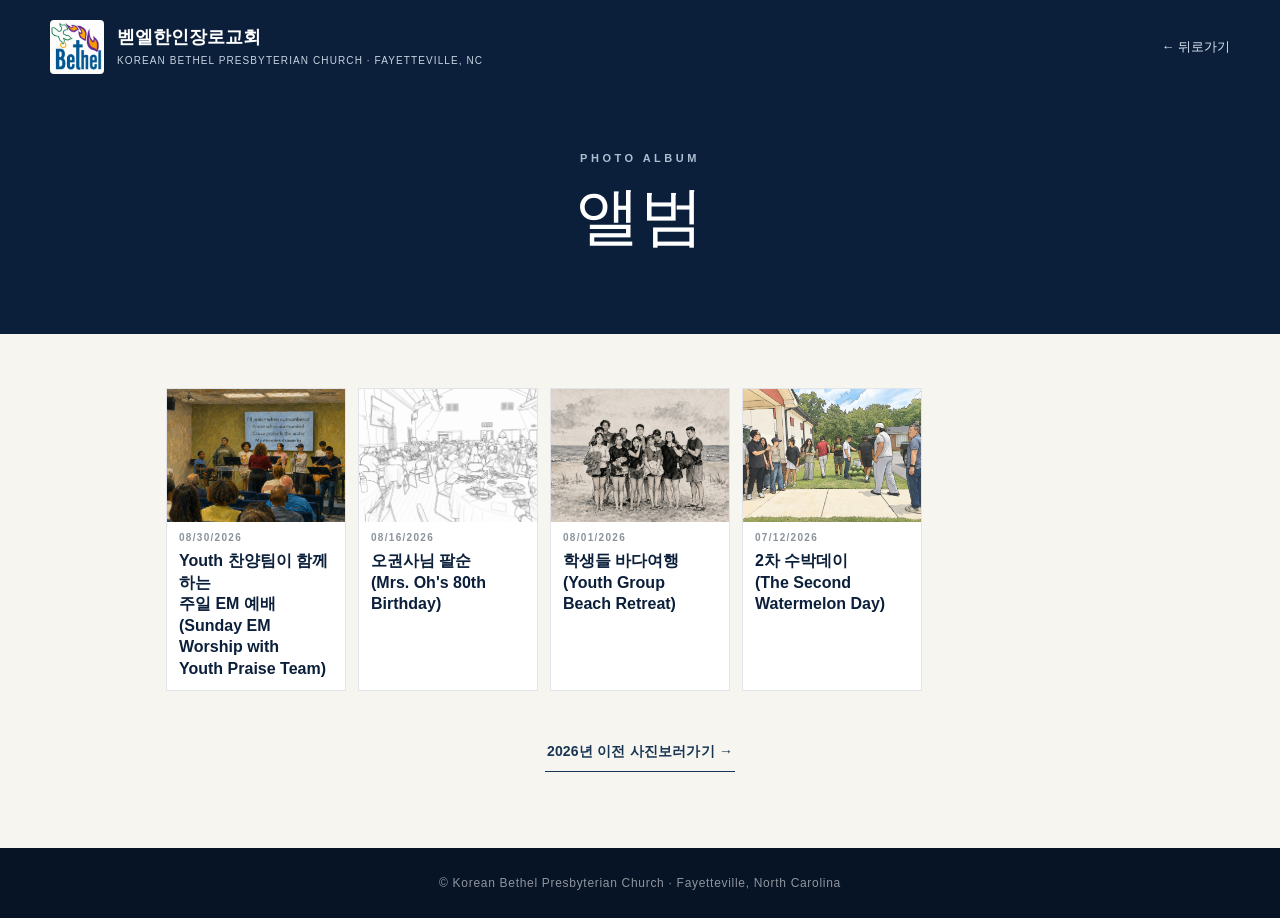
<file: album/index.html>
<!DOCTYPE html>
<html lang="ko">
<head>
  <meta charset="UTF-8">
  <meta name="viewport" content="width=device-width, initial-scale=1.0">
  <title>교제 앨범 | 벧엘한인장로교회</title>
  <meta name="description" content="벧엘한인장로교회 교제 활동 사진과 영상 앨범입니다.">
  <link rel="stylesheet" href="../assets/css/album_style.css">
</head>
<body class="album-page">
  <header class="album-header">
    <a href="../index.html" class="album-brand">
      <img src="../assets/images/logo.jpg" alt="벧엘한인장로교회 로고">
      <span>
        <strong>벧엘한인장로교회</strong>
        <small>Korean Bethel Presbyterian Church · Fayetteville, NC</small>
      </span>
    </a>
    <a href="../index.html#ministry-menu" class="back-link">← 뒤로가기</a>
  </header>

  <section class="album-hero">
    <div>PHOTO ALBUM</div>
    <h1>앨범</h1>
    <!-- <p>함께 예배하고 사랑을 나누는 벧엘 공동체의 기록입니다.</p> -->
  </section>

  <main class="album-content">
    <div class="album-list" id="albumList"></div>
    <p class="empty-state" id="emptyState" hidden>등록된 앨범이 없습니다.</p>

    <div class="album-bottom-links">
      <nav class="album-years" id="albumYearList" aria-label="앨범 연도" hidden></nav>
      <a
        class="legacy-album-link"
        href="https://www.bethelkrchurch.org/board/list.do?iboardmanagerseq=25"
        target="_blank"
        rel="noopener noreferrer">
        2026년 이전 사진보러가기 →
      </a>
    </div>
  </main>

  <footer class="album-footer">© Korean Bethel Presbyterian Church · Fayetteville, North Carolina</footer>

  <script src="./album_years.js"></script>
  <script src="./album_data.js"></script>
  <script src="../assets/script/album_list.js"></script>
</body>
</html>
</file>
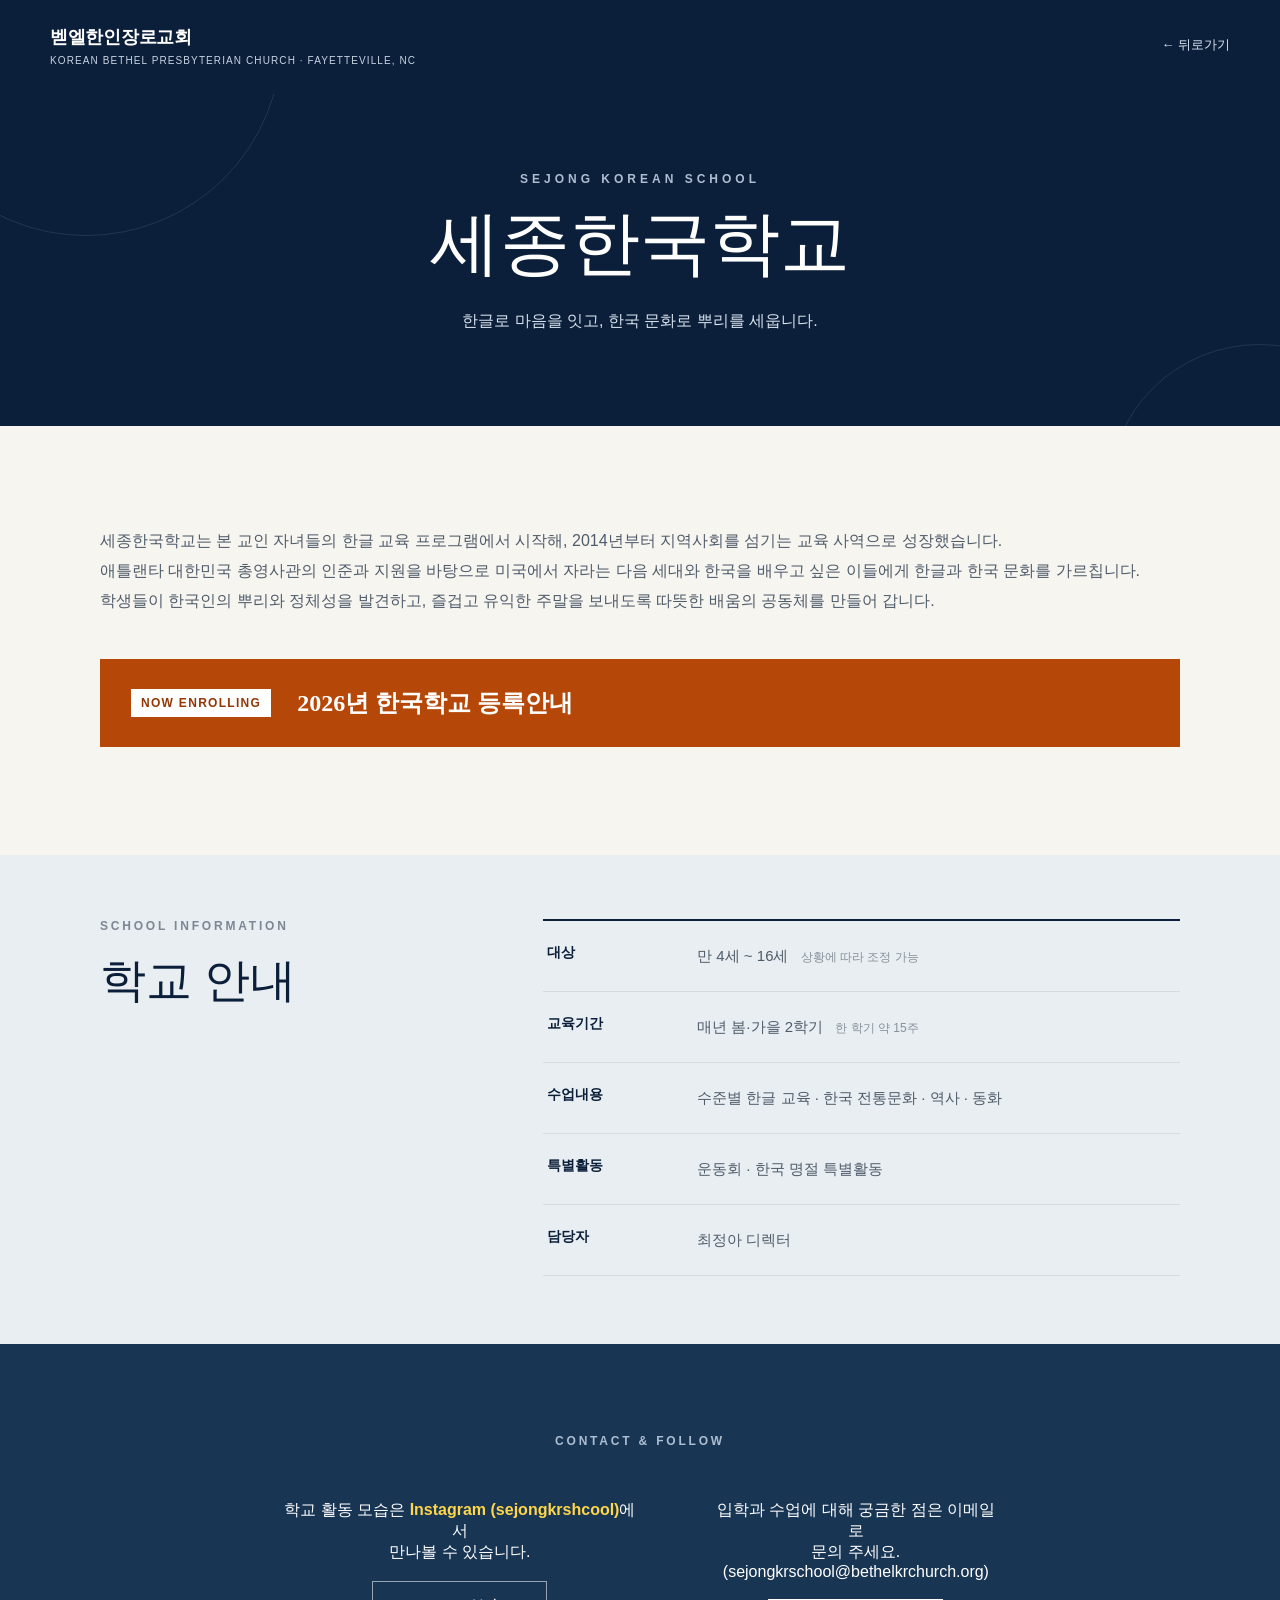
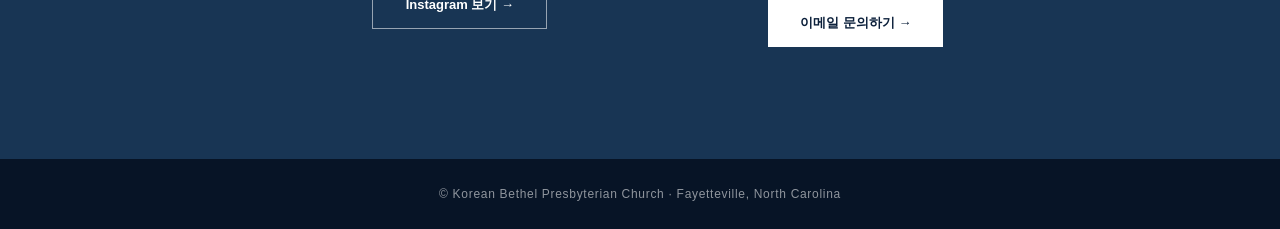
<file: sejong_korean_school/index.html>
<!DOCTYPE html>
<html lang="ko">
<head>
  <meta charset="UTF-8">
  <meta name="viewport" content="width=device-width, initial-scale=1.0">

  <title>세종한국학교 | 벧엘한인장로교회</title>
  <meta name="description" content="한글과 한국 문화를 통해 다음 세대의 뿌리와 정체성을 세워가는 세종한국학교를 소개합니다.">
  <meta name="robots" content="index, follow">

  <link rel="stylesheet" href="./css/sejong_korean_school.css">
</head>

<body class="school-page">
  <header class="subpage-header">
    <a href="../index.html" class="subpage-brand">
      <span class="ko">벧엘한인장로교회</span>
      <span class="en">Korean Bethel Presbyterian Church · Fayetteville, NC</span>
    </a>
    <a href="../index.html#ministry-menu" class="subpage-home">← 뒤로가기</a>
  </header>

  <section class="school-hero">
    <div class="hero-inner">
      <p class="eyebrow">SEJONG KOREAN SCHOOL</p>
      <h1>세종한국학교</h1>
      <p class="hero-copy">한글로 마음을 잇고, 한국 문화로 뿌리를 세웁니다.</p>
    </div>
  </section>

  <main>
    <section class="intro-section section-shell" aria-labelledby="school-intro-title">
      <!-- <div class="section-heading">
        <p class="section-kicker">ABOUT OUR SCHOOL</p>
        <h2 id="school-intro-title">배움이 문화가 되고<br>정체성이 자라는 곳</h2>
      </div> -->

      <div class="intro-copy">
        세종한국학교는 본 교인 자녀들의 한글 교육 프로그램에서 시작해, 2014년부터 지역사회를 섬기는 교육 사역으로 성장했습니다.<br>
        애틀랜타 대한민국 총영사관의 인준과 지원을 바탕으로 미국에서 자라는 다음 세대와 한국을 배우고 싶은 이들에게 한글과 한국 문화를 가르칩니다.<br>
        학생들이 한국인의 뿌리와 정체성을 발견하고, 즐겁고 유익한 주말을 보내도록 따뜻한 배움의 공동체를 만들어 갑니다.<br>
      </div>

      <button class="registration-card" id="registrationOpen" type="button" aria-haspopup="dialog">
        <span class="registration-label">NOW ENROLLING</span>
        <span class="registration-copy">
          <strong>2026년 한국학교 등록안내</strong>
          <!-- <small>등록 일정과 수업 안내 포스터 2장을 확인하세요.</small> -->
        </span>
        <!-- <span class="registration-action">포스터 보기 <span aria-hidden="true">→</span></span> -->
      </button>
    </section>

    <section class="details-section" aria-labelledby="details-title">
      <div class="section-shell details-inner">
        <div class="details-heading">
          <p class="section-kicker">SCHOOL INFORMATION</p>
          <h2 id="details-title">학교 안내</h2>
          <!-- <p>새로운 배움의 시작을 위해 필요한 정보를 확인하세요.</p> -->
        </div>

        <dl class="details-list">
          <div class="detail-row">
            <dt>대상</dt>
            <dd>만 4세 ~ 16세 <small>상황에 따라 조정 가능</small></dd>
          </div>
          <div class="detail-row">
            <dt>교육기간</dt>
            <dd>매년 봄·가을 2학기 <small>한 학기 약 15주</small></dd>
          </div>
          <div class="detail-row">
            <dt>수업내용</dt>
            <dd>수준별 한글 교육 · 한국 전통문화 · 역사 · 동화</dd>
          </div>
          <div class="detail-row">
            <dt>특별활동</dt>
            <dd>운동회 · 한국 명절 특별활동</dd>
          </div>
          <div class="detail-row">
            <dt>담당자</dt>
            <dd>최정아 디렉터</dd>
          </div>
        </dl>
      </div>
    </section>

    <section class="contact-section">
      <div class="contact-inner">
        <p class="section-kicker">CONTACT &amp; FOLLOW</p>
        <div class="contact-actions">

        <p>
           학교 활동 모습은 <span class="instagram-highlight">Instagram (sejongkrshcool)</span>에서<br> 만나볼 수 있습니다.<br><br>
           <a class="secondary-link" href="https://www.instagram.com/sejongkrschool/" target="_blank" rel="noopener noreferrer">Instagram 보기 →</a>
        </p>
        <p>
           입학과 수업에 대해 궁금한 점은 이메일로 <br>문의 주세요.<br>
           (sejongkrschool@bethelkrchurch.org)<br><br>
           <a class="primary-link" href="mailto:sejongkrschool@bethelkrchurch.org">이메일 문의하기 →</a>
        </p>
          
          
        </div>
      </div>
    </section>
  </main>

  <div class="poster-viewer" id="posterViewer" role="dialog" aria-modal="true" aria-label="2026년 한국학교 등록안내 포스터" hidden>
    <button class="poster-close" id="posterClose" type="button" aria-label="포스터 닫기">×</button>
    <button class="poster-nav poster-prev" id="posterPrev" type="button" aria-label="이전 포스터">‹</button>
    <div class="poster-stage" id="posterStage"></div>
    <button class="poster-nav poster-next" id="posterNext" type="button" aria-label="다음 포스터">›</button>
    <div class="poster-count" id="posterCount" aria-live="polite"></div>
  </div>

  <footer class="subpage-footer">
    © Korean Bethel Presbyterian Church · Fayetteville, North Carolina
  </footer>
  <script src="./poster_viewer.js"></script>
</body>
</html>
</file>
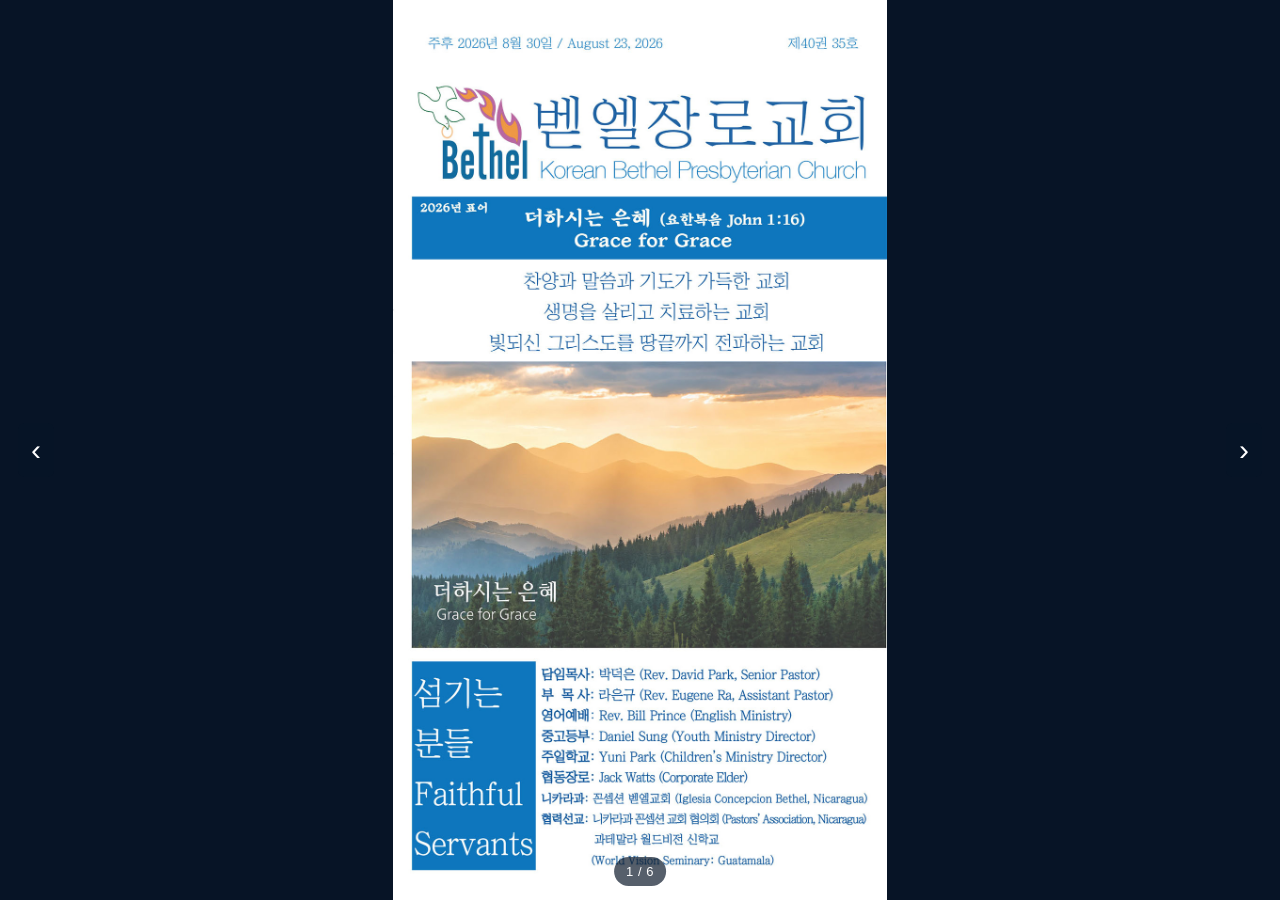
<file: weekly_bulletin/index.html>
<!DOCTYPE html>
<html lang="ko">
<head>
  <meta charset="UTF-8">
  <meta name="viewport" content="width=device-width, initial-scale=1.0">
  <title>벧엘한인장로교회 주보 | Weekly Bulletin</title>

  <style>
    * {
      margin: 0;
      padding: 0;
      box-sizing: border-box;
    }

    html,
    body {
      width: 100%;
      height: 100%;
      overflow: hidden;
      background: #071426;
      font-family: Arial, "Noto Sans KR", sans-serif;
    }

    .bulletin-viewer {
      position: relative;
      width: 100vw;
      height: 100vh;
      height: 100svh;
      display: flex;
      align-items: center;
      justify-content: center;
      background: #071426;
      touch-action: none;
      user-select: none;
    }

    .bulletin-image {
      display: block;
      width: 100%;
      height: 100%;
      object-fit: contain;
      object-position: center;
      transform: scale(var(--image-scale, 1));
      transform-origin: center center;
      transition: opacity 0.18s ease, transform 0.18s ease;
      -webkit-user-drag: none;
    }

    .bulletin-image.is-changing {
      opacity: 0;
    }

    .nav-button {
      position: absolute;
      top: 50%;
      z-index: 2;
      width: 36px;
      height: 54px;
      border: 0;
      border-radius: 6px;
      color: #ffffff;
      background: rgba(7, 20, 38, 0.56);
      font-size: 30px;
      font-weight: 300;
      line-height: 1;
      cursor: pointer;
      transform: translateY(-50%);
      transition: background-color 0.2s ease;
    }

    .nav-button:hover,
    .nav-button:focus-visible {
      background: rgba(7, 20, 38, 0.86);
      outline: 2px solid rgba(255, 255, 255, 0.9);
      outline-offset: 2px;
    }

    .nav-prev {
      left: 18px;
    }

    .nav-next {
      right: 18px;
    }

    .page-indicator {
      position: absolute;
      left: 50%;
      bottom: 14px;
      z-index: 2;
      padding: 7px 12px;
      border-radius: 999px;
      color: #ffffff;
      background: rgba(7, 20, 38, 0.68);
      font-size: 13px;
      letter-spacing: 0.5px;
      transform: translateX(-50%);
    }

    @media (max-width: 700px) {
      .nav-button {
        width: 32px;
        height: 48px;
        font-size: 26px;
        background: rgba(7, 20, 38, 0.48);
      }

      .nav-prev {
        left: 8px;
      }

      .nav-next {
        right: 8px;
      }

      .page-indicator {
        bottom: 10px;
        font-size: 12px;
      }
    }
  </style>
</head>

<body>
  <main class="bulletin-viewer" id="bulletinViewer" aria-label="주보 이미지 보기">
    <img
      class="bulletin-image"
      id="bulletinImage"
      src="1-3.jpg"
      alt="주보 1페이지">

    <button class="nav-button nav-prev" id="prevButton" type="button" aria-label="이전 페이지">‹</button>
    <button class="nav-button nav-next" id="nextButton" type="button" aria-label="다음 페이지">›</button>

    <div class="page-indicator" id="pageIndicator" aria-live="polite">1 / 6</div>
  </main>

  <script src="../assets/script/weekly_bulletin_index.js"></script>
</body>
</html>
</file>
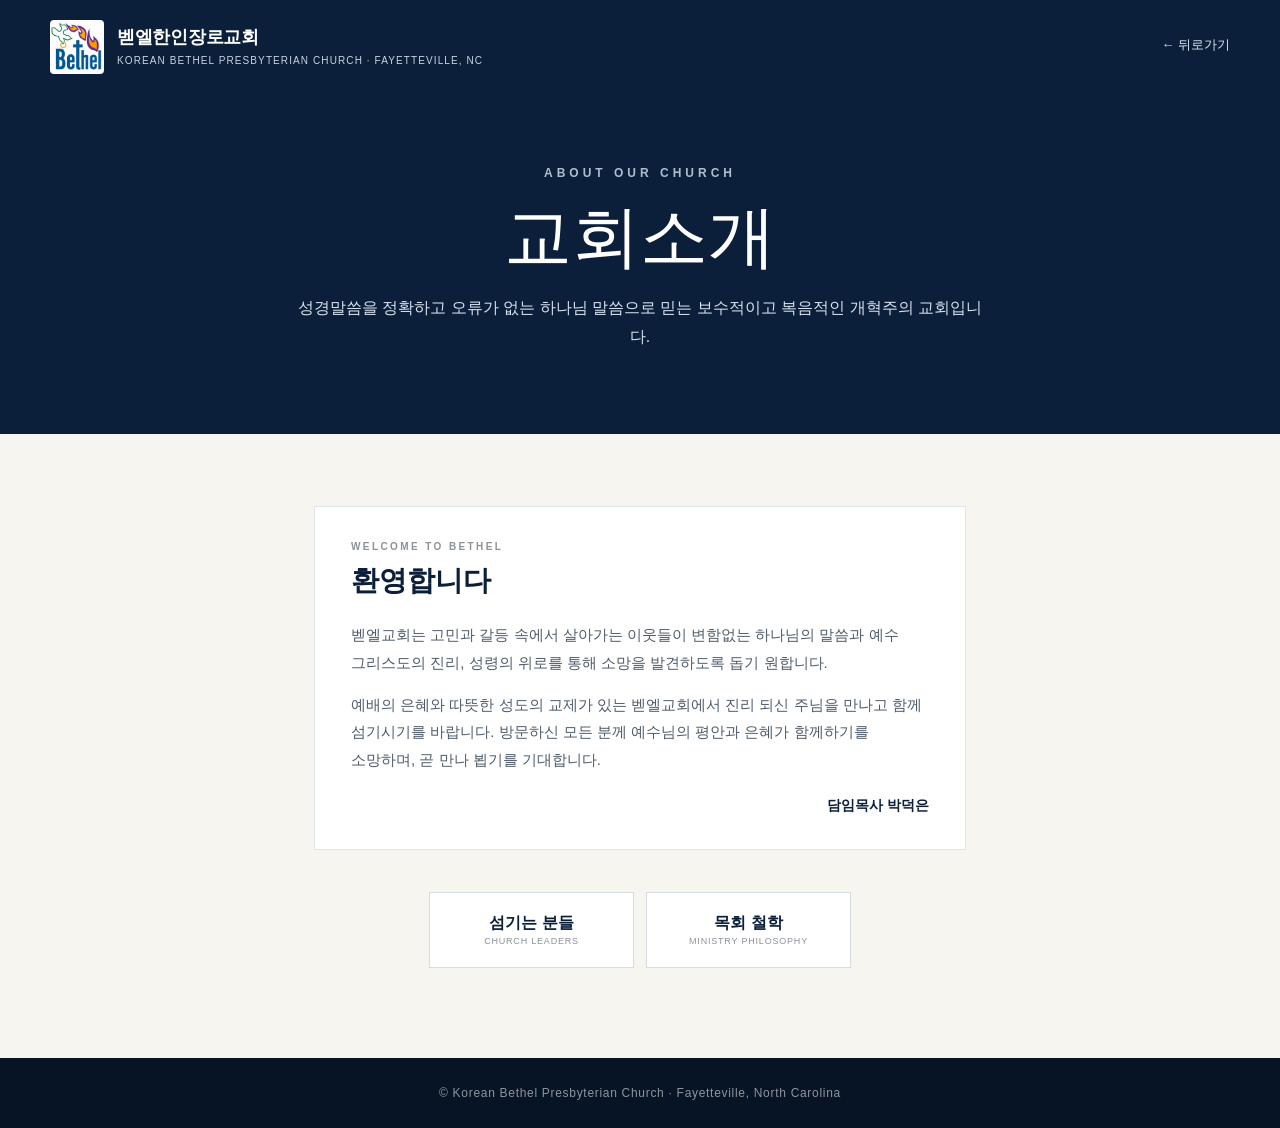
<file: about_us.html>
<!DOCTYPE html>
<html lang="ko">
<head>
  <meta charset="UTF-8">
  <meta name="viewport" content="width=device-width, initial-scale=1.0">

  <title>교회소개 | 벧엘한인장로교회 | Korean Bethel Presbyterian Church</title>
  <meta name="description" content="벧엘한인장로교회의 인사말, 섬기는 분들, 목회 철학을 소개합니다.">
  <meta name="robots" content="index, follow">

  <link rel="stylesheet" href="./assets/css/about_us_style.css">
</head>

<body class="about-page">

  <header class="subpage-header">
    <a href="./index.html" class="subpage-brand" aria-label="벧엘한인장로교회 홈으로 이동">
      <img
        src="./assets/images/logo.jpg"
        alt="벧엘한인장로교회 로고"
        class="subpage-logo">

      <span class="subpage-brand-text">
        <span class="ko">벧엘한인장로교회</span>
        <span class="en">Korean Bethel Presbyterian Church · Fayetteville, NC</span>
      </span>
    </a>

    <a href="./index.html" class="subpage-home">← 뒤로가기</a>
  </header>

  <section class="about-hero">
    <div class="eyebrow">ABOUT OUR CHURCH</div>
    <h1>교회소개</h1>
    <p>성경말씀을 정확하고 오류가 없는 하나님 말씀으로 믿는 보수적이고 복음적인 개혁주의 교회입니다.</p>
  </section>

  <main class="about-content">
    <section class="about-introduction" aria-labelledby="welcome-title">
      <div class="about-introduction-label">WELCOME TO BETHEL</div>
      <h2 id="welcome-title">환영합니다</h2>

      <p>
        벧엘교회는 고민과 갈등 속에서 살아가는 이웃들이 변함없는 하나님의 말씀과
        예수 그리스도의 진리, 성령의 위로를 통해 소망을 발견하도록 돕기 원합니다.
      </p>

      <p>
        예배의 은혜와 따뜻한 성도의 교제가 있는 벧엘교회에서 진리 되신 주님을 만나고
        함께 섬기시기를 바랍니다. 방문하신 모든 분께 예수님의 평안과 은혜가 함께하기를
        소망하며, 곧 만나 뵙기를 기대합니다.
      </p>

      <div class="about-introduction-signature">담임목사 박덕은</div>
    </section>

    <div class="about-list">

      <a
        class="about-card"
        href="https://www.bethelkrchurch.org/board/view.do?iboardmanagerseq=3"
        target="_blank"
        rel="noopener noreferrer">
        <h2>섬기는 분들</h2>
        <span class="about-type">CHURCH LEADERS</span>
      </a>

      <a
        class="about-card"
        href="https://www.bethelkrchurch.org/board/view.do?iboardmanagerseq=2"
        target="_blank"
        rel="noopener noreferrer">
        <h2>목회 철학</h2>
        <span class="about-type">MINISTRY PHILOSOPHY</span>
      </a>

    </div>
  </main>

  <footer class="subpage-footer">
    © Korean Bethel Presbyterian Church · Fayetteville, North Carolina
  </footer>

</body>
</html>
</file>
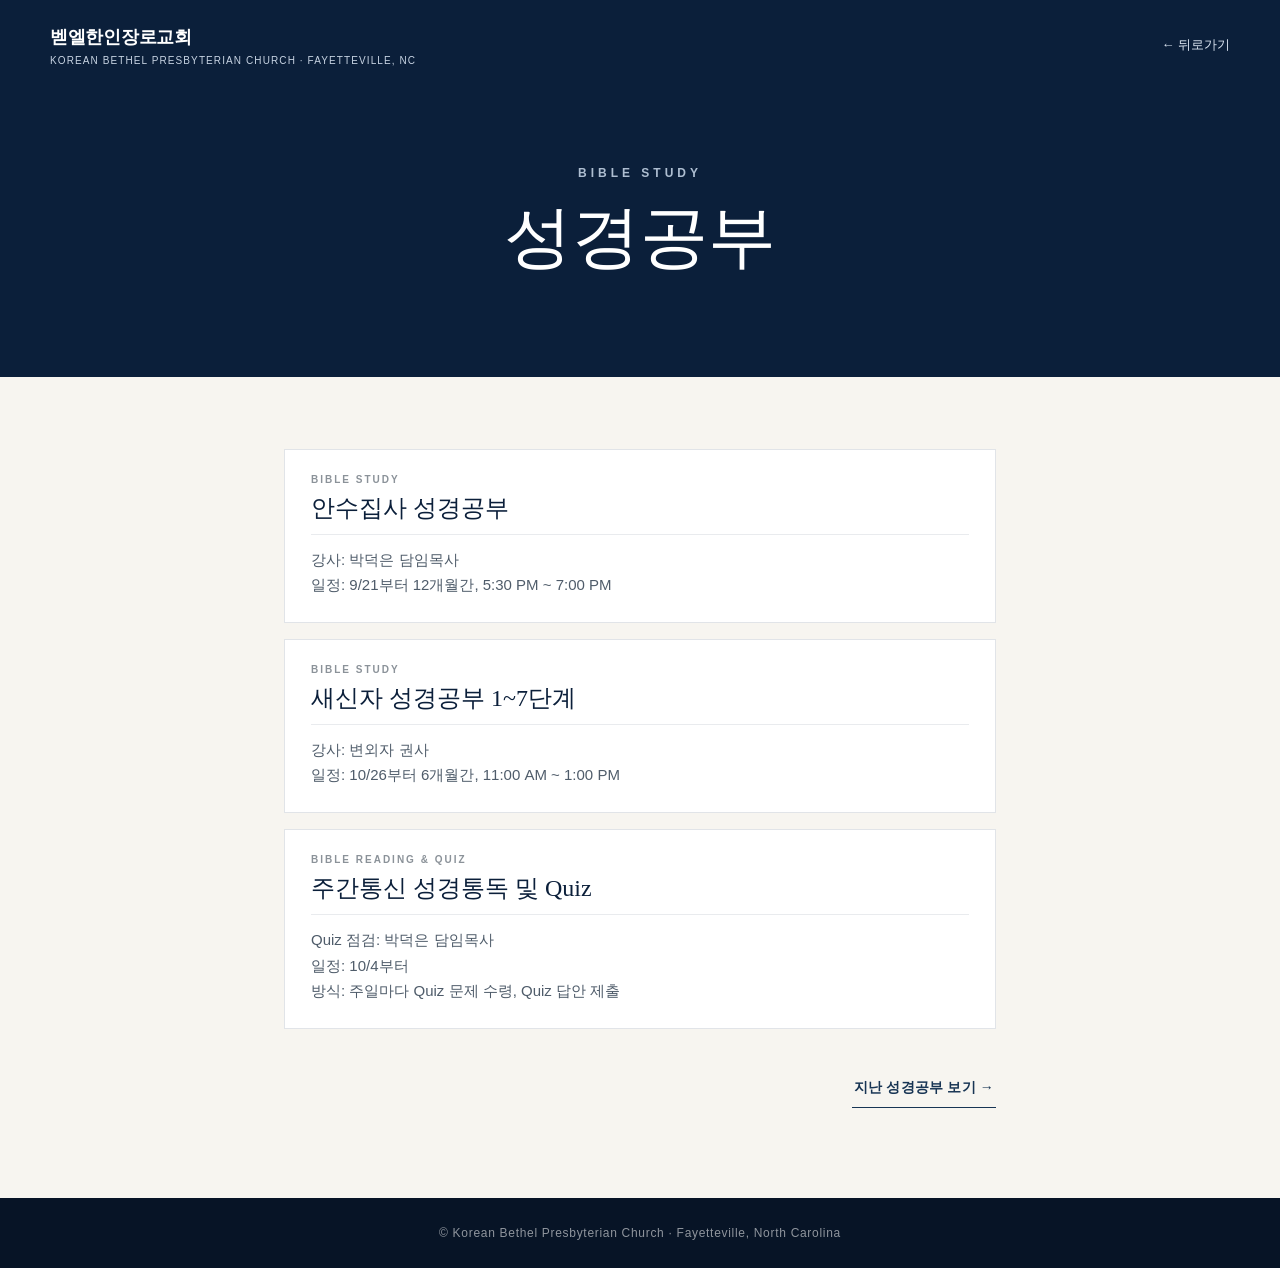
<file: bible_study.html>
<!DOCTYPE html>
<html lang="ko">
<head>
  <meta charset="UTF-8">
  <meta name="viewport" content="width=device-width, initial-scale=1.0">

  <title>성경공부 | 벧엘한인장로교회 | Korean Bethel Presbyterian Church</title>
  <meta name="description" content="벧엘한인장로교회의 성경공부 프로그램을 안내합니다.">
  <meta name="robots" content="index, follow">

  <link rel="stylesheet" href="./assets/css/worship_style.css">
  <style>
    .bible-study-list {
      grid-template-columns: 1fr;
    }

    .bible-study-card h2,
    .bible-study-card .worship-time {
      white-space: normal;
    }

    .bible-study-bottom-link {
      margin-top: 40px;
      text-align: right;
    }

    .legacy-album-link {
      display: inline-block;
      padding: 10px 2px;
      color: #183554;
      border-bottom: 1px solid #183554;
      font-size: 14px;
      font-weight: 600;
      letter-spacing: .2px;
    }

    .legacy-album-link:hover,
    .legacy-album-link:focus-visible {
      color: #0B1F3A;
      border-bottom-color: #0B1F3A;
      outline: none;
    }

    @media (max-width: 700px) {
      .bible-study-list {
        grid-template-columns: 1fr;
        gap: 8px;
      }

      .bible-study-bottom-link {
        margin-top: 30px;
      }

      .legacy-album-link {
        font-size: 13px;
      }
    }
  </style>
</head>

<body class="worship-page">

  <header class="subpage-header">
    <a href="./index.html" class="subpage-brand">
      <div class="ko">벧엘한인장로교회</div>
      <div class="en">Korean Bethel Presbyterian Church · Fayetteville, NC</div>
    </a>

    <a href="./index.html#ministry-menu" class="subpage-home">← 뒤로가기</a>
  </header>

  <section class="worship-hero">
    <div class="eyebrow">BIBLE STUDY</div>
    <h1>성경공부</h1>
  </section>

  <main class="worship-content">
    <div class="worship-list bible-study-list" id="bibleStudyList"></div>

    <div class="bible-study-bottom-link">
      <a class="legacy-album-link" 
        href="https://www.bethelkrchurch.org/board/list.do?iboardmanagerseq=16"
        target="_blank"
        rel="noopener noreferrer">
        지난 성경공부 보기 →
      </a>
    </div>
  </main>

  <footer class="subpage-footer">
    © Korean Bethel Presbyterian Church · Fayetteville, North Carolina
  </footer>

  <script src="./assets/script/bible_study_data.js"></script>
  <script src="./assets/script/bible_study_list.js"></script>

</body>
</html>
</file>
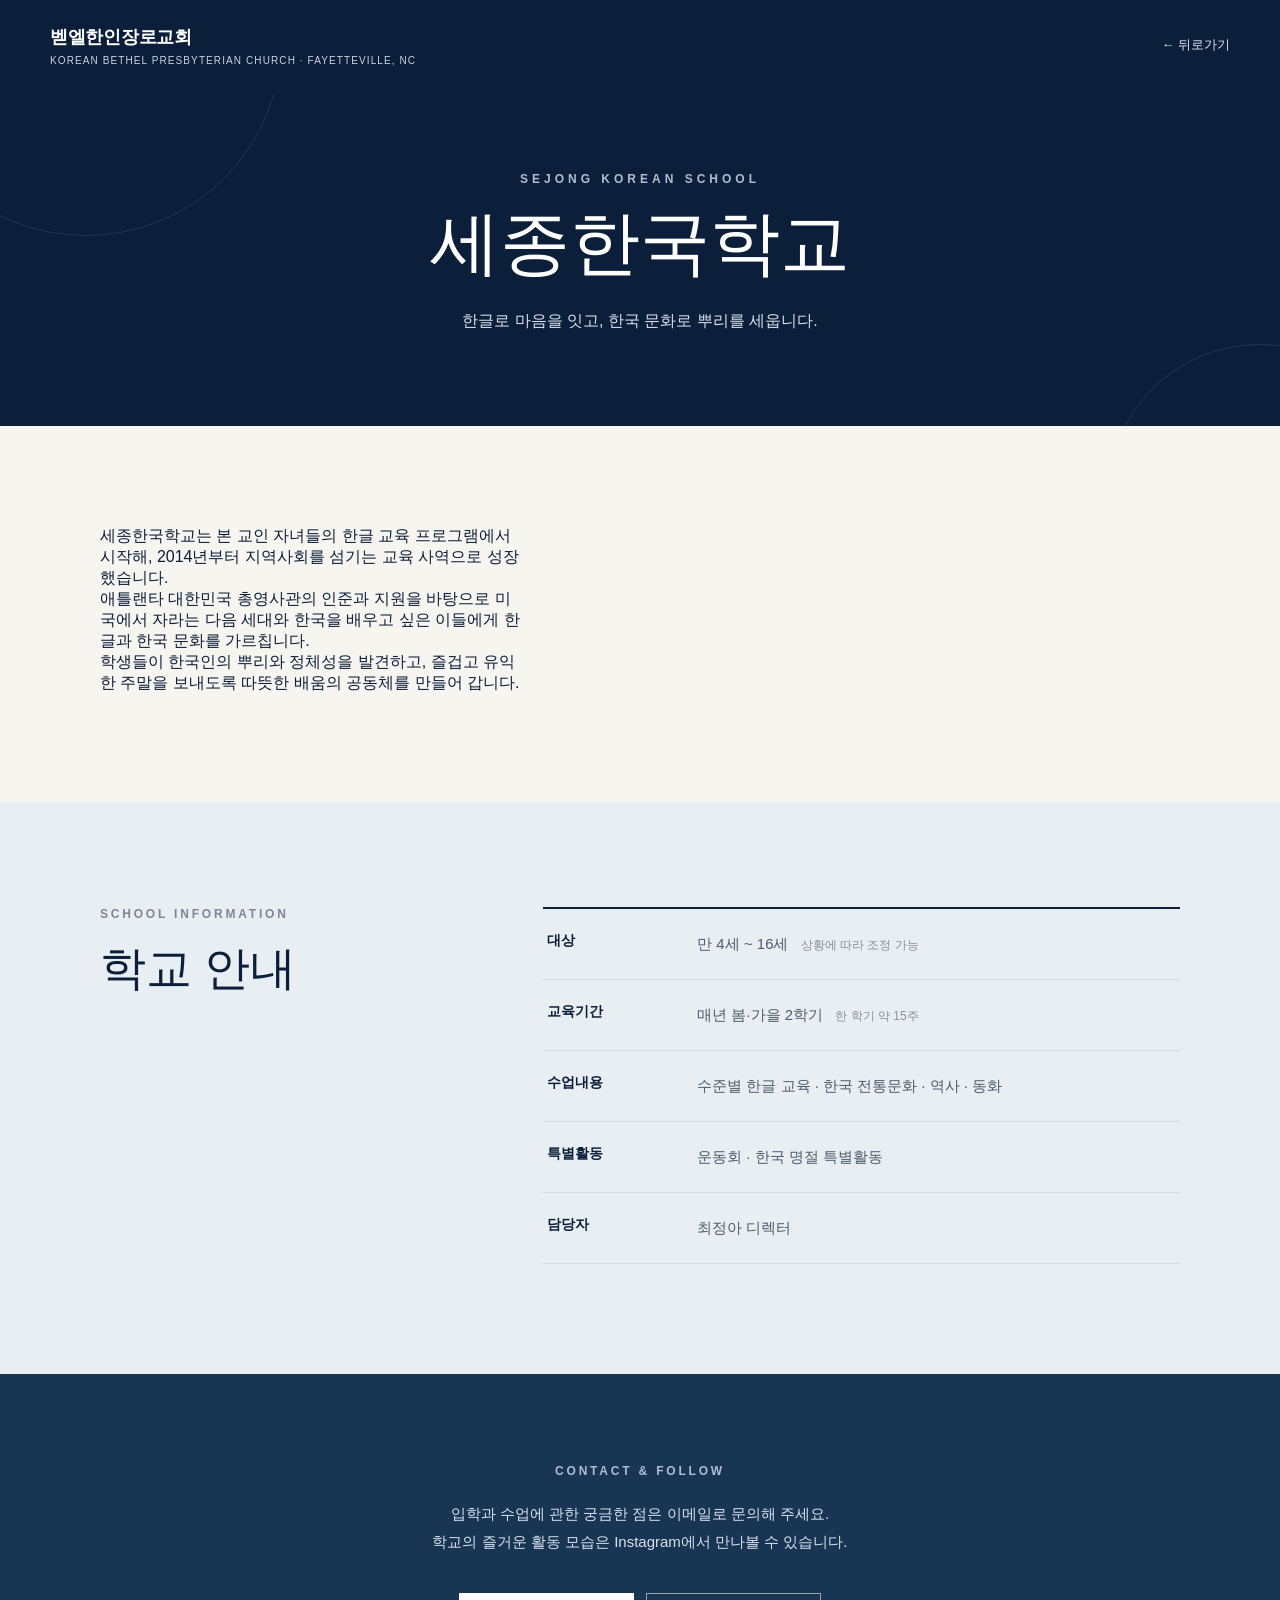
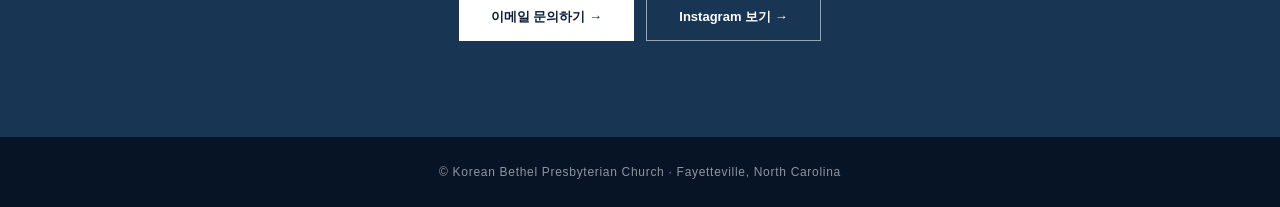
<file: sejong_korean_school.html>
<!DOCTYPE html>
<html lang="ko">
<head>
  <meta charset="UTF-8">
  <meta name="viewport" content="width=device-width, initial-scale=1.0">

  <title>세종한국학교 | 벧엘한인장로교회</title>
  <meta name="description" content="한글과 한국 문화를 통해 다음 세대의 뿌리와 정체성을 세워가는 세종한국학교를 소개합니다.">
  <meta name="robots" content="index, follow">

  <link rel="stylesheet" href="./assets/css/sejong_korean_school.css">
</head>

<body class="school-page">
  <header class="subpage-header">
    <a href="./index.html" class="subpage-brand">
      <span class="ko">벧엘한인장로교회</span>
      <span class="en">Korean Bethel Presbyterian Church · Fayetteville, NC</span>
    </a>
    <a href="./index.html#ministry-menu" class="subpage-home">← 뒤로가기</a>
  </header>

  <section class="school-hero">
    <div class="hero-inner">
      <p class="eyebrow">SEJONG KOREAN SCHOOL</p>
      <h1>세종한국학교</h1>
      <p class="hero-copy">한글로 마음을 잇고, 한국 문화로 뿌리를 세웁니다.</p>
    </div>
  </section>

  <main>
    <section class="intro-section section-shell" aria-labelledby="school-intro-title">
      <!-- <div class="section-heading">
        <p class="section-kicker">ABOUT OUR SCHOOL</p>
        <h2 id="school-intro-title">배움이 문화가 되고<br>정체성이 자라는 곳</h2>
      </div> -->

      <div class="intro-copy">
        세종한국학교는 본 교인 자녀들의 한글 교육 프로그램에서 시작해, 2014년부터 지역사회를 섬기는 교육 사역으로 성장했습니다.</br>
        애틀랜타 대한민국 총영사관의 인준과 지원을 바탕으로 미국에서 자라는 다음 세대와 한국을 배우고 싶은 이들에게 한글과 한국 문화를 가르칩니다.</br>
        학생들이 한국인의 뿌리와 정체성을 발견하고, 즐겁고 유익한 주말을 보내도록 따뜻한 배움의 공동체를 만들어 갑니다.</br>
      </div>
    </section>

    <section class="details-section" aria-labelledby="details-title">
      <div class="section-shell details-inner">
        <div class="details-heading">
          <p class="section-kicker">SCHOOL INFORMATION</p>
          <h2 id="details-title">학교 안내</h2>
          <!-- <p>새로운 배움의 시작을 위해 필요한 정보를 확인하세요.</p> -->
        </div>

        <dl class="details-list">
          <div class="detail-row">
            <dt>대상</dt>
            <dd>만 4세 ~ 16세 <small>상황에 따라 조정 가능</small></dd>
          </div>
          <div class="detail-row">
            <dt>교육기간</dt>
            <dd>매년 봄·가을 2학기 <small>한 학기 약 15주</small></dd>
          </div>
          <div class="detail-row">
            <dt>수업내용</dt>
            <dd>수준별 한글 교육 · 한국 전통문화 · 역사 · 동화</dd>
          </div>
          <div class="detail-row">
            <dt>특별활동</dt>
            <dd>운동회 · 한국 명절 특별활동</dd>
          </div>
          <div class="detail-row">
            <dt>담당자</dt>
            <dd>최정아 디렉터</dd>
          </div>
        </dl>
      </div>
    </section>

    <section class="contact-section">
      <div class="contact-inner">
        <p class="section-kicker">CONTACT &amp; FOLLOW</p>
        <p>입학과 수업에 관한 궁금한 점은 이메일로 문의해 주세요.<br>학교의 즐거운 활동 모습은 Instagram에서 만나볼 수 있습니다.</p>
        <div class="contact-actions">
          <a class="primary-link" href="mailto:sejongkrschool@gmail.com">이메일 문의하기 →</a>
          <a class="secondary-link" href="https://www.instagram.com/sejongkrschool/" target="_blank" rel="noopener noreferrer">Instagram 보기 →</a>
        </div>
      </div>
    </section>
  </main>

  <footer class="subpage-footer">
    © Korean Bethel Presbyterian Church · Fayetteville, North Carolina
  </footer>
</body>
</html>
</file>
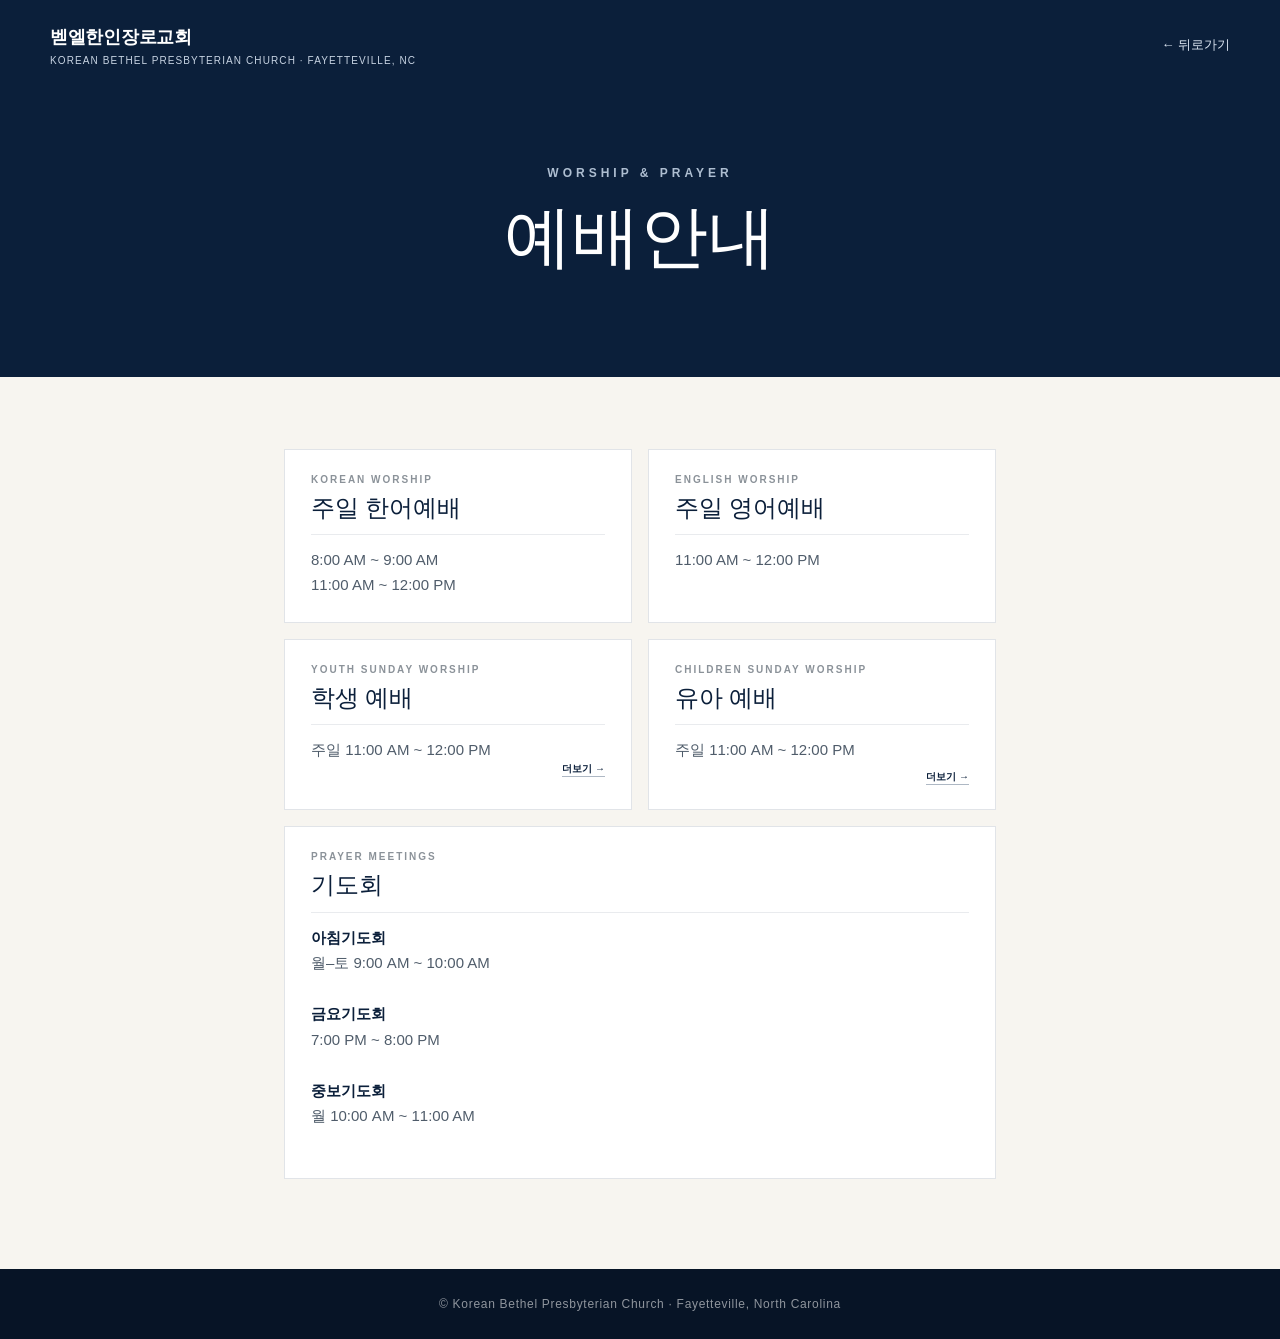
<file: worship.html>
<!DOCTYPE html>
<html lang="ko">
<head>
  <meta charset="UTF-8">
  <meta name="viewport" content="width=device-width, initial-scale=1.0">

  <title>예배안내 | 벧엘한인장로교회 | Korean Bethel Presbyterian Church</title>
  <meta name="description" content="벧엘한인장로교회의 주일 한어예배, 주일 영어예배, Youth 예배, Children 예배 및 기도회 시간을 안내합니다.">
  <meta name="robots" content="index, follow">

  <link rel="stylesheet" href="./assets/css/worship_style.css">
</head>

<body class="worship-page">

  <header class="subpage-header">
    <a href="./index.html" class="subpage-brand">
      <div class="ko">벧엘한인장로교회</div>
      <div class="en">Korean Bethel Presbyterian Church · Fayetteville, NC</div>
    </a>

    <a href="./index.html" class="subpage-home">← 뒤로가기</a>
  </header>

  <section class="worship-hero">
    <div class="eyebrow">WORSHIP &amp; PRAYER</div>
    <h1>예배안내</h1>
    <!-- <p>벧엘한인장로교회의 주일예배와 기도회 시간을 안내합니다.</p> -->
  </section>

  <main class="worship-content">
    <div class="worship-list">

      <section class="worship-card">
        <div>
          <div class="worship-type">Korean Worship</div>
          <h2>주일 한어예배</h2>
        </div>

        <div class="worship-time">
          8:00 AM ~ 9:00 AM<br>
          11:00 AM ~ 12:00 PM
        </div>
      </section>

      <section class="worship-card">
        <div>
          <div class="worship-type">English Worship</div>
          <h2>주일 영어예배</h2>
        </div>

        <div class="worship-time">
          11:00 AM ~ 12:00 PM
        </div>
      </section>

      <section class="worship-card">
        <div>
          <div class="worship-type">Youth Sunday Worship</div>
          <h2>학생 예배</h2>
        </div>

				<div class="worship-time worship-time-more">
					<div>주일 11:00 AM ~ 12:00 PM</div>

					<div class="worship-more-row">
						<a
							class="worship-more"
							href="https://www.bethelkrchurch.org/board/view.do?iboardmanagerseq=11"
							target="_blank"
							rel="noopener noreferrer"
						>더보기 →</a>
					</div>
				</div>
			
      </section>

      <section class="worship-card">
        <div>
          <div class="worship-type">Children Sunday Worship</div>
          <h2>유아 예배</h2>
        </div>

        <div class="worship-time">
          주일 11:00 AM ~ 12:00 PM
        </div>
				
				<div class="worship-more-row">
					<a
						class="worship-more"
						href="https://www.bethelkrchurch.org/board/view.do?iboardmanagerseq=10"
						target="_blank"
						rel="noopener noreferrer"
					>더보기 →</a>
				</div>
					
      </section>

      <section class="worship-card prayer-card">
        <div>
          <div class="worship-type">Prayer Meetings</div>
          <h2>기도회</h2>
        </div>

        <div class="worship-time">
          <strong>아침기도회</strong><br>
          월–토 9:00 AM ~ 10:00 AM<br><br>

          <strong>금요기도회</strong><br>
          7:00 PM ~ 8:00 PM<br><br>

          <strong>중보기도회</strong><br>
          월 10:00 AM ~ 11:00 AM<br><br>
        </div>
      </section>

    </div>
  </main>

  <footer class="subpage-footer">
    © Korean Bethel Presbyterian Church · Fayetteville, North Carolina
  </footer>

</body>
</html>
</file>
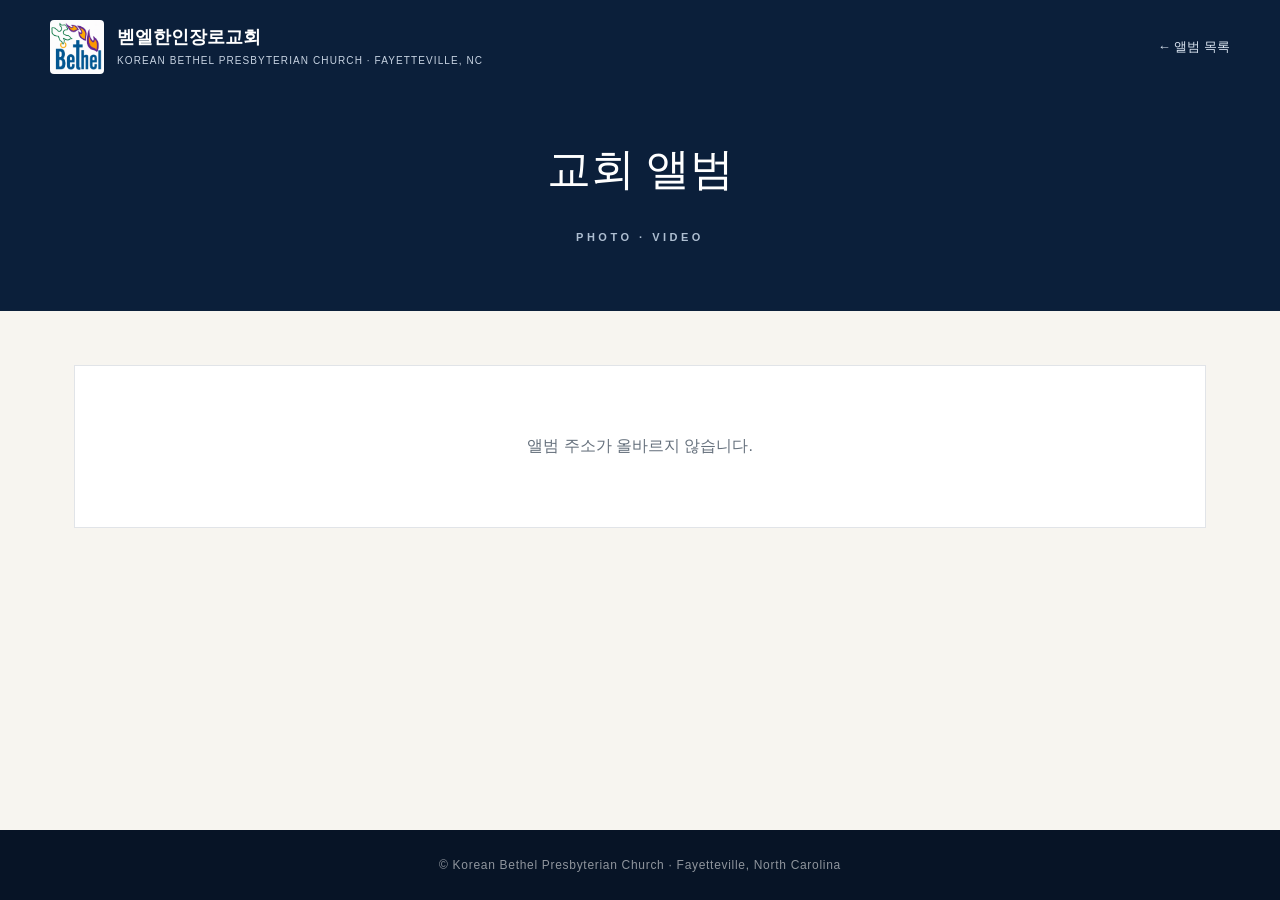
<file: album/viewer.html>
<!DOCTYPE html>
<html lang="ko">
<head>
  <meta charset="UTF-8">
  <meta name="viewport" content="width=device-width, initial-scale=1.0">
  <title>교회 앨범 | 벧엘한인장로교회</title>
  <link rel="stylesheet" href="../assets/css/album_style.css">
</head>
<body class="album-page">
  <header class="album-header">
    <a href="../index.html" class="album-brand">
      <img src="../assets/images/logo.jpg" alt="벧엘한인장로교회 로고">
      <span><strong>벧엘한인장로교회</strong><small>Korean Bethel Presbyterian Church · Fayetteville, NC</small></span>
    </a>
    <a href="./index.html" class="back-link">← 앨범 목록</a>
  </header>
	
  <section class="album-hero album-detail-hero">
    <h1 id="albumTitle">PHOTO ALBUM</h1>
    <p id="albumDescription"></p>
		<br>
		<div id="albumDate"></div>
  </section>
	
  <main class="album-content">
    <div class="media-list" id="mediaList"></div>
    <p class="empty-state" id="emptyState" hidden>등록된 파일이 없습니다.</p>
  </main>
	
  <div class="media-viewer" id="mediaViewer" role="dialog" aria-modal="true" aria-label="사진과 영상 전체화면 보기" hidden>
    <button class="viewer-close" id="viewerClose" type="button" aria-label="닫기">×</button>
    <button class="viewer-nav viewer-prev" id="viewerPrev" type="button" aria-label="이전 파일">‹</button>
    <div class="viewer-stage" id="viewerStage"></div>
    <button class="viewer-nav viewer-next" id="viewerNext" type="button" aria-label="다음 파일">›</button>
    <div class="viewer-count" id="viewerCount"></div>
  </div>
	
  <footer class="album-footer">© Korean Bethel Presbyterian Church · Fayetteville, North Carolina</footer>
  <script src="./album_data.js"></script>
  <script src="../assets/script/album_viewer.js"></script>
</body>
</html>
</file>
<file: assets/css/album_style.css>
* { box-sizing: border-box; }
html, body { margin: 0; padding: 0; }
body { font-family: -apple-system, BlinkMacSystemFont, "Segoe UI", "Noto Sans KR", Arial, sans-serif; }
a { color: inherit; text-decoration: none; }
button { font: inherit; }

.album-page {
  min-height: 100vh;
  display: flex;
  flex-direction: column;
  color: #0B1F3A;
  background: #F7F5F0;
}

.album-header {
  padding: 20px 50px;
  display: flex;
  align-items: center;
  justify-content: space-between;
  gap: 20px;
  color: #FFFFFF;
  background: #0B1F3A;
}

.album-brand { min-width: 0; display: flex; align-items: center; gap: 13px; }
.album-brand img { width: 54px; height: 54px; flex: 0 0 auto; object-fit: contain; border-radius: 4px; }
.album-brand span, .album-brand strong, .album-brand small { display: block; }
.album-brand strong { font-size: 18px; font-weight: 600; line-height: 1.3; }
.album-brand small { margin-top: 4px; color: #C8D4E3; font-size: 10px; line-height: 1.5; letter-spacing: 1.1px; text-transform: uppercase; }
.back-link { flex-shrink: 0; color: #DCE6F2; font-size: 13px; white-space: nowrap; }

.album-hero { padding: 58px 24px 64px; color: #FFFFFF; background: #0B1F3A; text-align: center; }
.album-hero > div { margin-bottom: 16px; color: #AEBED1; font-size: 11px; font-weight: 600; letter-spacing: 3.5px; }
.album-hero h1 { margin: 0 0 16px; font-family: Georgia, "Times New Roman", "Noto Serif KR", serif; font-size: clamp(40px, 6vw, 64px); font-weight: 400; line-height: 1.15; }
.album-hero p { max-width: 680px; margin: 0 auto; color: #D8E2EE; font-size: 15px; line-height: 1.7; }
.album-detail-hero #albumDescription { white-space: pre-line; text-align: center; }
.album-detail-hero { padding-top: 48px; padding-bottom: 52px; }
.album-detail-hero h1 { max-width: 900px; margin-left: auto; margin-right: auto; font-size: clamp(28px, 4vw, 44px); line-height: 1.25; white-space: pre-line; }

.album-content { width: 100%; max-width: 1180px; margin: 0 auto; padding: 54px 24px 76px; flex: 1; }
.album-bottom-links { margin-top: 42px; display: flex; align-items: center; justify-content: center; gap: 24px; }
.album-years { display: flex; align-items: center; justify-content: center; flex-wrap: wrap; gap: 8px; }
.album-years[hidden] { display: none; }
.album-year { min-width: 72px; padding: 9px 15px; color: #183554; background: #FFFFFF; border: 1px solid #C8D4E3; text-align: center; font-size: 14px; font-weight: 600; }
.album-year:hover, .album-year:focus-visible, .album-year.is-active { color: #FFFFFF; background: #0B1F3A; border-color: #0B1F3A; outline: none; }
.album-list {
  display: grid;
  grid-template-columns: repeat(auto-fill, 180px);
  justify-content: center;
  gap: 12px;
}

.album-card { width: 180px; min-width: 0; overflow: hidden; display: block; background: #FFFFFF; border: 1px solid #E1E4E8; transition: transform .22s ease, border-color .22s ease; }
.album-card:hover, .album-card:focus-visible { border-color: #0B1F3A; transform: translateY(-3px); outline: none; }
.album-cover { display: block; aspect-ratio: 4 / 3; overflow: hidden; background: #D8E2EE; }
.album-cover img { width: 100%; height: 100%; display: block; object-fit: cover; transition: transform .3s ease; }
.album-card:hover .album-cover img { transform: scale(1.025); }
.album-card-copy { min-height: 58px; padding: 10px 12px; display: flex; flex-direction: column; justify-content: center; }
.album-card-copy small { margin-bottom: 7px; color: #8B9299; font-size: 10px; font-weight: 600; letter-spacing: 1.3px; }
.album-card-copy strong { font-size: 16px; font-weight: 600; line-height: 1.35; white-space: pre-line; }
.album-card-copy span { margin-top: 7px; color: #66717D; font-size: 11px; line-height: 1.45; }

.media-list { display: grid; grid-template-columns: repeat(auto-fill, minmax(230px, 1fr)); gap: 12px; }
.media-card { position: relative; aspect-ratio: 4 / 3; overflow: hidden; padding: 0; cursor: pointer; background: #D8E2EE; border: 0; }
.media-card > img, .media-card > video { width: 100%; height: 100%; display: block; object-fit: cover; transition: transform .25s ease; }
.media-card:hover > img, .media-card:hover > video { transform: scale(1.035); }
.media-card:focus-visible { outline: 3px solid #0B1F3A; outline-offset: 2px; }
.play-icon { position: absolute; left: 50%; top: 50%; width: 52px; height: 52px; display: grid; place-items: center; color: #FFFFFF; background: rgba(7,20,38,.74); border: 1px solid rgba(255,255,255,.75); border-radius: 50%; transform: translate(-50%,-50%); }
.audio-thumbnail { width: 100%; height: 100%; padding: 20px; display: flex; flex-direction: column; align-items: center; justify-content: center; gap: 12px; color: #FFFFFF; background: #183554; }
.audio-thumbnail > span { font-family: Georgia, serif; font-size: 48px; }
.audio-thumbnail strong { font-size: 15px; font-weight: 600; text-align: center; }
.empty-state { margin: 0; padding: 70px 20px; color: #66717D; background: #FFFFFF; border: 1px solid #E1E4E8; text-align: center; }
.legacy-album-link {
  display: inline-block;
  padding: 10px 2px;
  color: #183554;
  border-bottom: 1px solid #183554;
  font-size: 14px;
  font-weight: 600;
  letter-spacing: .2px;
}
.legacy-album-link:hover,
.legacy-album-link:focus-visible {
  color: #0B1F3A;
  border-bottom-color: #0B1F3A;
  outline: none;
}

.media-viewer[hidden] { display: none; }
.media-viewer { position: fixed; inset: 0; z-index: 1000; display: flex; align-items: center; justify-content: center; background: #071426; }
.viewer-stage { width: 100%; height: 100%; padding: 26px 70px 52px; display: flex; align-items: center; justify-content: center; }
.viewer-stage img, .viewer-stage video { display: block; max-width: 100%; max-height: 100%; object-fit: contain; }
.viewer-audio { width: min(520px, 100%); padding: 44px 28px; color: #FFFFFF; background: #0B1F3A; text-align: center; }
.viewer-audio > span { font-family: Georgia, serif; font-size: 72px; }
.viewer-audio h2 { margin: 12px 0 24px; font-size: 22px; }
.viewer-audio audio { width: 100%; }
.viewer-nav, .viewer-close { position: absolute; z-index: 2; color: #FFFFFF; background: rgba(255,255,255,.10); border: 0; cursor: pointer; }
.viewer-nav { top: 50%; width: 42px; height: 62px; border-radius: 5px; font-size: 37px; line-height: 1; transform: translateY(-50%); }
.viewer-prev { left: 13px; }
.viewer-next { right: 13px; }
.viewer-close { top: 13px; right: 16px; width: 42px; height: 42px; border-radius: 50%; font-size: 30px; line-height: 1; }
.viewer-nav:hover, .viewer-nav:focus-visible, .viewer-close:hover, .viewer-close:focus-visible { background: rgba(255,255,255,.23); outline: 2px solid rgba(255,255,255,.8); }
.viewer-count { position: absolute; left: 50%; bottom: 14px; color: #FFFFFF; font-size: 13px; transform: translateX(-50%); }
.viewer-open { overflow: hidden; }

.album-footer { margin-top: auto; padding: 28px 20px; color: rgba(255,255,255,.55); background: #071426; font-size: 12px; letter-spacing: .7px; text-align: center; }

@media (max-width: 700px) {
  .album-header { padding: 15px 18px; align-items: flex-start; }
  .album-brand { gap: 9px; }
  .album-brand img { width: 44px; height: 44px; }
  .album-brand strong { font-size: 15px; }
  .album-brand small { max-width: 205px; font-size: 8px; }
  .back-link { font-size: 11px; }
  .album-hero { padding: 46px 18px 52px; }
  .album-hero h1 { font-size: 39px; }
  .album-detail-hero h1 { font-size: 28px; }
  .album-hero p { font-size: 13px; }
  .album-content { padding: 34px 14px 50px; }
  .album-list { grid-template-columns: repeat(2, minmax(0, 180px)); gap: 9px; }
  .album-card { width: 100%; max-width: 180px; }
  .album-card-copy { min-height: 58px; padding: 10px 11px; }
  .album-card-copy strong { font-size: 16px; }
  .album-card-copy span { font-size: 11px; }
  .album-bottom-links { margin-top: 30px; flex-wrap: wrap; gap: 12px 20px; }
  .legacy-album-link { font-size: 13px; }
  .media-list { grid-template-columns: repeat(2, minmax(0, 1fr)); gap: 6px; }
  .play-icon { width: 42px; height: 42px; }
  .viewer-stage { padding: 50px 40px 46px; }
  .viewer-nav { width: 32px; height: 50px; font-size: 29px; }
  .viewer-prev { left: 4px; }
  .viewer-next { right: 4px; }
  .viewer-close { top: 8px; right: 9px; }
}
</file>
<file: sejong_korean_school/css/sejong_korean_school.css>
* {
  box-sizing: border-box;
}

html,
body {
  margin: 0;
  padding: 0;
}

html {
  scroll-behavior: smooth;
}

body {
  font-family: -apple-system, BlinkMacSystemFont, "Segoe UI", "Noto Sans KR", Arial, sans-serif;
}

a {
  color: inherit;
  text-decoration: none;
}

button {
  font: inherit;
}

.school-page {
  min-height: 100vh;
  background: #F7F5F0;
  color: #0B1F3A;
}

.subpage-header {
  display: flex;
  align-items: center;
  justify-content: space-between;
  gap: 20px;
  padding: 26px 50px;
  color: #FFFFFF;
  background: #0B1F3A;
}

.subpage-brand {
  min-width: 0;
  color: #FFFFFF;
}

.subpage-brand span {
  display: block;
}

.subpage-brand .ko {
  font-size: 18px;
  font-weight: 600;
  line-height: 1.3;
  letter-spacing: -.3px;
}

.subpage-brand .en {
  margin-top: 4px;
  color: #C8D4E3;
  font-size: 10px;
  line-height: 1.5;
  letter-spacing: 1.1px;
  text-transform: uppercase;
}

.subpage-home {
  flex-shrink: 0;
  padding-bottom: 4px;
  color: #DCE6F2;
  font-size: 13px;
  white-space: nowrap;
}

.school-hero {
  position: relative;
  overflow: hidden;
  padding: 78px 24px 90px;
  color: #FFFFFF;
  background: #0B1F3A;
  text-align: center;
}

.school-hero::before,
.school-hero::after {
  position: absolute;
  content: "";
  border: 1px solid rgba(200, 212, 227, .12);
  border-radius: 50%;
}

.school-hero::before {
  width: 390px;
  height: 390px;
  top: -250px;
  left: -110px;
}

.school-hero::after {
  width: 300px;
  height: 300px;
  right: -130px;
  bottom: -220px;
}

.hero-inner {
  position: relative;
  z-index: 1;
}

.eyebrow,
.section-kicker {
  margin: 0 0 18px;
  color: #AEBED1;
  font-size: 12px;
  font-weight: 600;
  letter-spacing: 4px;
}

.school-hero h1 {
  margin: 0;
  font-family: Georgia, "Times New Roman", "Noto Serif KR", serif;
  font-size: clamp(44px, 6vw, 70px);
  font-weight: 400;
  line-height: 1.15;
}

.hero-copy {
  margin: 22px auto 0;
  color: #D8E2EE;
  font-size: 16px;
  line-height: 1.8;
}

.section-shell {
  width: min(1080px, calc(100% - 48px));
  margin: 0 auto;
}

.intro-section {
  display: block;
  padding-top: 100px;
  padding-bottom: 108px;
}

.section-kicker {
  color: #7D8793;
  letter-spacing: 2.8px;
}

.section-heading h2,
.center-heading h2,
.details-heading h2,
.contact-inner h2 {
  margin: 0;
  font-family: Georgia, "Times New Roman", "Noto Serif KR", serif;
  font-weight: 400;
  line-height: 1.3;
}

.section-heading h2 {
  font-size: clamp(30px, 4vw, 44px);
}

.intro-copy {
  padding-top: 0;
  color: #4F5C6A;
  font-size: 16px;
  line-height: 1.9;
}

.intro-copy p {
  margin: 22px 0 0;
  color: #4F5C6A;
  font-size: 16px;
  line-height: 1.9;
}

.registration-card {
  width: 100%;
  margin-top: 42px;
  padding: 27px 30px;
  display: grid;
  grid-template-columns: auto 1fr auto;
  align-items: center;
  gap: 26px;
  color: #FFFFFF;
  background: #B54708;
  border: 1px solid #B54708;
  cursor: pointer;
  text-align: left;
  transition: background .2s ease, transform .2s ease, box-shadow .2s ease;
}

.registration-card:hover,
.registration-card:focus-visible {
  background: #aa4007;
  border-color: #aa4007;
  box-shadow: 0 14px 30px rgba(146, 56, 6, .22);
  transform: translateY(-2px);
  outline: none;
}

.registration-label {
  padding: 7px 10px;
  color: #923806;
  background: #FFFFFF;
  font-size: 12px;
  font-weight: 800;
  letter-spacing: 1.3px;
  white-space: nowrap;
}

.registration-copy strong,
.registration-copy small {
  display: block;
}

.registration-copy strong {
  font-family: "Noto Serif KR", Georgia, serif;
  font-size: 24px;
  font-weight: 600;
}

.registration-copy small {
  margin-top: 7px;
  color: #C8D4E3;
  font-size: 13px;
}

.registration-action {
  font-size: 13px;
  font-weight: 700;
  white-space: nowrap;
}

.program-section {
  padding: 96px 0 105px;
  background: #E9EEF2;
}

.center-heading {
  margin-bottom: 46px;
  text-align: center;
}

.center-heading h2 {
  font-size: clamp(30px, 4vw, 42px);
}

.program-grid {
  display: grid;
  grid-template-columns: repeat(3, minmax(0, 1fr));
  gap: 16px;
}

.program-card {
  min-height: 270px;
  padding: 34px 30px;
  background: #FFFFFF;
  border: 1px solid #D7DDE3;
}

.card-number {
  display: inline-block;
  margin-bottom: 55px;
  color: #8B9299;
  font-family: Georgia, serif;
  font-size: 13px;
  letter-spacing: 1px;
}

.program-card h3 {
  margin: 0 0 14px;
  font-family: "Noto Serif KR", Georgia, serif;
  font-size: 22px;
  font-weight: 500;
}

.program-card p {
  margin: 0;
  color: #5D6874;
  font-size: 14px;
  line-height: 1.8;
}

.details-section {
  background: #E9EEF2;
}

.details-inner {
  display: grid;
  grid-template-columns: .72fr 1.28fr;
  gap: 85px;
  padding-top: 64px;
  padding-bottom: 68px;
}

.details-heading h2 {
  font-size: clamp(34px, 4vw, 46px);
}

.details-heading > p:last-child {
  max-width: 300px;
  margin: 20px 0 0;
  color: #66717D;
  font-size: 14px;
  line-height: 1.8;
}

.details-list {
  margin: 0;
  border-top: 2px solid #0B1F3A;
}

.detail-row {
  display: grid;
  grid-template-columns: 130px 1fr;
  gap: 20px;
  padding: 23px 4px;
  border-bottom: 1px solid #D8DADD;
}

.detail-row dt,
.detail-row dd {
  margin: 0;
}

.detail-row dt {
  font-size: 14px;
  font-weight: 700;
}

.detail-row dd {
  color: #4F5C6A;
  font-size: 15px;
  line-height: 1.6;
}

.detail-row small {
  margin-left: 8px;
  color: #87909A;
  font-size: 12px;
}

.contact-section {
  padding: 90px 24px 96px;
  color: #FFFFFF;
  background: #183554;
  text-align: center;
}

.contact-inner {
  width: min(720px, 100%);
  margin: 0 auto;
}

.contact-inner .section-kicker {
  color: #AEBED1;
}

.contact-inner h2 {
  font-size: clamp(32px, 5vw, 48px);
}

.contact-inner > p:not(.section-kicker) {
  margin: 22px auto 0;
  color: #D8E2EE;
  font-size: 15px;
  line-height: 1.9;
}

.contact-actions {
  display: flex;
  justify-content: center;
  gap: 12px;
  margin-top: 36px;
}

@media (min-width: 701px) {
  .contact-actions {
    gap: 72px;
  }
}

.primary-link,
.secondary-link {
  display: inline-block;
  min-width: 175px;
  padding: 14px 20px;
  font-size: 13px;
  font-weight: 600;
  transition: background .2s ease, color .2s ease, border-color .2s ease;
}

.primary-link {
  color: #0B1F3A;
  background: #FFFFFF;
  border: 1px solid #FFFFFF;
}

.secondary-link {
  color: #FFFFFF;
  border: 1px solid rgba(255, 255, 255, .55);
}

.primary-link:hover,
.primary-link:focus-visible {
  background: #E9EEF2;
}

.secondary-link:hover,
.secondary-link:focus-visible {
  border-color: #FFFFFF;
  background: rgba(255, 255, 255, .08);
}

.primary-link:focus-visible,
.secondary-link:focus-visible,
.subpage-home:focus-visible,
.subpage-brand:focus-visible {
  outline: 2px solid #FFFFFF;
  outline-offset: 4px;
}

.subpage-footer {
  padding: 28px 20px;
  color: rgba(255, 255, 255, .55);
  background: #071426;
  font-size: 12px;
  letter-spacing: .7px;
  text-align: center;
}

.poster-viewer[hidden] {
  display: none;
}

.poster-viewer {
  position: fixed;
  inset: 0;
  z-index: 1000;
  display: flex;
  align-items: center;
  justify-content: center;
  background: rgba(7, 20, 38, .97);
}

.poster-stage {
  width: 100%;
  height: 100%;
  padding: 34px 76px 54px;
  display: flex;
  align-items: center;
  justify-content: center;
}

.poster-stage img {
  display: block;
  max-width: 100%;
  max-height: 100%;
  object-fit: contain;
  box-shadow: 0 14px 40px rgba(0, 0, 0, .35);
}

.poster-nav,
.poster-close {
  position: absolute;
  z-index: 2;
  color: #FFFFFF;
  background: rgba(255, 255, 255, .10);
  border: 0;
  cursor: pointer;
}

.poster-nav {
  top: 50%;
  width: 44px;
  height: 64px;
  border-radius: 5px;
  font-size: 38px;
  line-height: 1;
  transform: translateY(-50%);
}

.poster-prev {
  left: 14px;
}

.poster-next {
  right: 14px;
}

.poster-close {
  top: 14px;
  right: 17px;
  width: 42px;
  height: 42px;
  border-radius: 50%;
  font-size: 30px;
  line-height: 1;
}

.poster-nav:hover,
.poster-nav:focus-visible,
.poster-close:hover,
.poster-close:focus-visible {
  background: rgba(255, 255, 255, .23);
  outline: 2px solid rgba(255, 255, 255, .8);
}

.poster-count {
  position: absolute;
  left: 50%;
  bottom: 16px;
  color: #FFFFFF;
  font-size: 13px;
  transform: translateX(-50%);
}

.poster-viewer-open {
  overflow: hidden;
}

.instagram-highlight {
  color: #FFD54A;
  font-weight: 700;
}

@media (max-width: 800px) {
  .details-inner {
    grid-template-columns: 1fr;
    gap: 42px;
  }

  .program-grid {
    grid-template-columns: 1fr;
  }

  .program-card {
    min-height: 0;
  }

  .card-number {
    margin-bottom: 34px;
  }
}

@media (max-width: 700px) {
  .subpage-header {
    align-items: flex-start;
    padding: 20px;
  }

  .subpage-brand .ko {
    font-size: 15px;
  }

  .subpage-brand .en {
    max-width: 205px;
    font-size: 8px;
  }

  .subpage-home {
    font-size: 11px;
  }

  .school-hero {
    padding: 58px 20px 65px;
  }

  .school-hero h1 {
    font-size: 40px;
  }

  .hero-copy {
    font-size: 14px;
  }

  .section-shell {
    width: min(100% - 40px, 1080px);
  }

  .intro-section {
    padding-top: 64px;
    padding-bottom: 70px;
  }

  .registration-card {
    grid-template-columns: 1fr;
    gap: 15px;
    margin-top: 30px;
    padding: 24px 22px;
  }

  .registration-label {
    justify-self: start;
  }

  .registration-copy strong {
    font-size: 21px;
  }

  .intro-copy p {
    font-size: 14px;
  }

  .program-section {
    padding: 64px 0 70px;
  }

  .center-heading {
    margin-bottom: 32px;
  }

  .program-card {
    padding: 28px 24px;
  }

  .details-inner {
    padding-top: 48px;
    padding-bottom: 52px;
  }

  .detail-row {
    grid-template-columns: 92px 1fr;
    gap: 12px;
    padding: 20px 2px;
  }

  .detail-row dd {
    font-size: 14px;
  }

  .detail-row small {
    display: block;
    margin: 4px 0 0;
  }

  .contact-section {
    padding: 68px 20px 72px;
  }

  .contact-actions {
    flex-direction: column;
  }

  .poster-stage {
    padding: 52px 42px 48px;
  }

  .poster-nav {
    width: 32px;
    height: 50px;
    font-size: 29px;
  }

  .poster-prev {
    left: 5px;
  }

  .poster-next {
    right: 5px;
  }

  .poster-close {
    top: 9px;
    right: 10px;
  }

  .primary-link,
  .secondary-link {
    width: 100%;
  }
}
</file>
<file: assets/css/about_us_style.css>
/* =========================
   CHURCH INTRODUCTION PAGE
========================== */

* {
  box-sizing: border-box;
}

html,
body {
  margin: 0;
  padding: 0;
}

html {
  scroll-behavior: smooth;
}

body {
  font-family:
    -apple-system,
    BlinkMacSystemFont,
    "Segoe UI",
    "Noto Sans KR",
    Arial,
    sans-serif;
}

a {
  color: inherit;
  text-decoration: none;
}

.about-page {
  min-height: 100vh;
  display: flex;
  flex-direction: column;
  background: #F7F5F0;
  color: #0B1F3A;
}


/* =========================
   HEADER
========================== */

.subpage-header {
  background: #0B1F3A;
  color: #FFFFFF;
  padding: 20px 50px;
  display: flex;
  align-items: center;
  justify-content: space-between;
  gap: 20px;
}

.subpage-brand {
  min-width: 0;
  display: flex;
  align-items: center;
  gap: 13px;
  color: #FFFFFF;
}

.subpage-logo {
  width: 54px;
  height: 54px;
  flex: 0 0 auto;
  object-fit: contain;
  border-radius: 4px;
}

.subpage-brand-text,
.subpage-brand .ko,
.subpage-brand .en {
  display: block;
}

.subpage-brand .ko {
  font-size: 18px;
  font-weight: 600;
  line-height: 1.3;
  letter-spacing: -0.3px;
}

.subpage-brand .en {
  margin-top: 4px;
  font-size: 10px;
  line-height: 1.5;
  letter-spacing: 1.1px;
  color: #C8D4E3;
  text-transform: uppercase;
}

.subpage-home {
  flex-shrink: 0;
  color: #DCE6F2;
  font-size: 13px;
  padding-bottom: 4px;
  white-space: nowrap;
  border-bottom: none;
  text-decoration: none;
}


/* =========================
   HERO
========================== */

.about-hero {
  background: #0B1F3A;
  color: #FFFFFF;
  padding: 72px 24px 82px;
  text-align: center;
}

.about-hero .eyebrow {
  margin-bottom: 18px;
  font-size: 12px;
  font-weight: 600;
  letter-spacing: 4px;
  color: #AEBED1;
}

.about-hero h1 {
  margin: 0 0 18px;
  font-family: Georgia, "Times New Roman", "Noto Serif KR", serif;
  font-size: clamp(42px, 6vw, 68px);
  font-weight: 400;
  line-height: 1.15;
}

.about-hero p {
  max-width: 700px;
  margin: 0 auto;
  font-size: 16px;
  line-height: 1.8;
  color: #D8E2EE;
}


/* =========================
   CONTENT / CARDS
========================== */

.about-content {
  flex: 1;
  width: 100%;
  max-width: 700px;
  margin: 0 auto;
  padding: 72px 24px 90px;
}

.about-introduction {
  margin-bottom: 42px;
  padding: 34px 36px;
  background: #FFFFFF;
  border: 1px solid #E1E4E8;
  text-align: left;
}

.about-introduction-label {
  margin-bottom: 11px;
  font-size: 10px;
  font-weight: 600;
  letter-spacing: 2.4px;
  color: #8B9299;
}

.about-introduction h2 {
  margin: 0 0 22px;
  font-family:
    -apple-system,
    BlinkMacSystemFont,
    "Segoe UI",
    "Noto Sans KR",
    Arial,
    sans-serif;
  font-size: 28px;
  font-weight: 600;
  line-height: 1.3;
  color: #0B1F3A;
}

.about-introduction p {
  margin: 0 0 14px;
  font-size: 15px;
  line-height: 1.85;
  color: #4F5C6A;
  word-break: keep-all;
}

.about-introduction-signature {
  margin-top: 23px;
  font-size: 14px;
  font-weight: 600;
  color: #0B1F3A;
  text-align: right;
}

.about-list {
  width: 100%;
  margin: 0 auto;
  display: flex;
  justify-content: center;
  align-items: center;
  gap: 12px;
}

.about-card {
  width: 205px;
  flex: 0 0 205px;
  min-width: 0;
  height: 76px;
  padding: 12px 8px;
  display: flex;
  flex-direction: column;
  justify-content: center;
  align-items: center;
  background: #FFFFFF;
  color: #0B1F3A;
  border: 1px solid #D7DCE1;
  text-align: center;
  transition: transform 0.22s ease;
}

.about-card:hover,
.about-card:focus-visible {
  color: #0B1F3A;
  background: #FFFFFF;
  border-color: #D7DCE1;
  transform: translateY(-2px);
  outline: none;
}

.about-type {
  margin-top: 4px;
  font-size: 9px;
  font-weight: 400;
  line-height: 1.2;
  letter-spacing: 0.8px;
  color: #8B9299;
  text-transform: uppercase;
  white-space: nowrap;
  font-family:
    -apple-system,
    BlinkMacSystemFont,
    "Segoe UI",
    "Noto Sans KR",
    Arial,
    sans-serif;
}

.about-card h2 {
  margin: 0;
  font-family:
    -apple-system,
    BlinkMacSystemFont,
    "Segoe UI",
    "Noto Sans KR",
    Arial,
    sans-serif !important;
  font-size: 16px;
  font-weight: 600;
  line-height: 1.2;
  white-space: nowrap;
}

/*
@font-face {
  font-family: "SangSangRock";
  src: url("https://cdn.jsdelivr.net/gh/projectnoonnu/noonfonts_2001@1.1/SangSangRockOTF.woff")
       format("woff");
  font-weight: normal;
  font-style: normal;
  font-display: swap;
}

.about-introduction-signature {
  margin-top: 21px;
  font-family: "SangSangRock", "Noto Sans KR", sans-serif;
  font-size: 20px;
  font-weight: 300;
  font-style: normal;
  color: #0B1F3A;
  text-align: right;
}
*/


/* =========================
   FOOTER
========================== */

.subpage-footer {
  margin-top: auto;
  background: #071426;
  color: rgba(255,255,255,0.55);
  text-align: center;
  font-size: 12px;
  padding: 28px 20px;
  letter-spacing: 0.7px;
}


/* =========================
   MOBILE
========================== */

@media (max-width: 700px) {
  .subpage-header {
    padding: 16px 20px;
    align-items: flex-start;
  }

  .subpage-brand {
    gap: 9px;
  }

  .subpage-logo {
    width: 44px;
    height: 44px;
  }

  .subpage-brand .ko {
    font-size: 15px;
  }

  .subpage-brand .en {
    max-width: 205px;
    font-size: 8px;
    line-height: 1.5;
  }

  .subpage-home {
    font-size: 11px;
  }

  .about-hero {
    padding: 56px 20px 62px;
  }

  .about-hero h1 {
    font-size: 40px;
  }

  .about-hero p {
    font-size: 14px;
  }

  .about-content {
    max-width: 100%;
    padding: 46px 20px 60px;
  }

  .about-introduction {
    margin-bottom: 28px;
    padding: 25px 20px;
  }

  .about-introduction h2 {
    margin-bottom: 17px;
    font-size: 23px;
  }

  .about-introduction p {
    font-size: 14px;
    line-height: 1.75;
  }

  .about-list {
    justify-content: center;
    gap: 7px;
  }

  .about-card {
    width: 140px;
    flex-basis: 140px;
    height: 68px;
    padding: 10px 5px;
  }

  .about-card h2 {
    font-size: 14px;
  }

  .about-type {
    font-size: 7px;
    letter-spacing: 0.6px;
  }
}
</file>
<file: assets/css/worship_style.css>
/* =========================
   WORSHIP GUIDE PAGE
========================== */

* {
  box-sizing: border-box;
}

html,
body {
  margin: 0;
  padding: 0;
}

html {
  scroll-behavior: smooth;
}

body {
  font-family:
    -apple-system,
    BlinkMacSystemFont,
    "Segoe UI",
    "Noto Sans KR",
    Arial,
    sans-serif;
}

a {
  color: inherit;
  text-decoration: none;
}

.worship-page {
  min-height: 100vh;
  background: #F7F5F0;
  color: #0B1F3A;
}


/* =========================
   HEADER
========================== */

.subpage-header {
  background: #0B1F3A;
  color: #FFFFFF;
  padding: 26px 50px;

  display: flex;
  align-items: center;
  justify-content: space-between;
  gap: 20px;
}

.subpage-brand {
  color: #FFFFFF;
  min-width: 0;
}

.subpage-brand .ko {
  font-size: 18px;
  font-weight: 600;
  line-height: 1.3;
  letter-spacing: -0.3px;
}

.subpage-brand .en {
  margin-top: 4px;
  font-size: 10px;
  line-height: 1.5;
  letter-spacing: 1.1px;
  color: #C8D4E3;
  text-transform: uppercase;
}

.subpage-home,
.back-link {
  flex-shrink: 0;
  color: #DCE6F2;
  font-size: 13px;
  /* border-bottom: 1px solid rgba(220,230,242,0.55); */
  padding-bottom: 4px;
  white-space: nowrap;
	border-bottom: none;
  text-decoration: none;
}


/* =========================
   HERO
========================== */

.worship-hero {
  background: #0B1F3A;
  color: #FFFFFF;
  padding: 72px 24px 82px;
  text-align: center;
}

.worship-hero .eyebrow {
  margin-bottom: 18px;
  font-size: 12px;
  font-weight: 600;
  letter-spacing: 4px;
  color: #AEBED1;
}

.worship-hero h1 {
  margin: 0 0 18px;
  font-family: Georgia, "Times New Roman", "Noto Serif KR", serif;
  font-size: clamp(42px, 6vw, 68px);
  font-weight: 400;
  line-height: 1.15;
}

.worship-hero p {
  max-width: 700px;
  margin: 0 auto;
  font-size: 16px;
  line-height: 1.8;
  color: #D8E2EE;
}


/* =========================
   CONTENT
========================== */

.worship-content {
  width: 100%;
  max-width: 760px;
  margin: 0 auto;
  padding: 72px 24px 90px;
}

.worship-list {
  display: grid;
  grid-template-columns: repeat(2, minmax(0, 1fr));
  gap: 16px;
}


/* =========================
   WORSHIP CARD
========================== */

.worship-card {
  min-width: 0;
  background: #FFFFFF;
  border: 1px solid #E1E4E8;
  padding: 24px 26px;
  min-height: 145px;

  display: flex;
  flex-direction: column;
  justify-content: flex-start;
}

.worship-card.prayer-card {
  grid-column: 1 / -1;
}

.worship-type {
  margin: 0 0 7px;
  font-size: 10px;
  font-weight: 700;
  line-height: 1.2;
  letter-spacing: 2px;
  text-transform: uppercase;
  color: #8B9299;
  white-space: nowrap;
}

.worship-card h2 {
  margin: 0 0 10px;
  font-family: "Noto Serif KR", Georgia, serif;
  font-size: 24px;
  font-weight: 500;
  line-height: 1.3;
  color: #0B1F3A;
  white-space: nowrap;
}


/* =========================
   WORSHIP TIME
========================== */

.worship-time {
  margin: 0;
  border-top: 1px solid #E9EBEE;
  padding-top: 12px;
  font-size: 15px;
  line-height: 1.7;
  color: #4F5C6A;
  white-space: nowrap;
}

.worship-time strong {
  color: #0B1F3A;
  font-weight: 600;
}


/* Youth: 시간 아래 줄에 더보기 */

.worship-time-more {
  position: relative;
  padding-bottom: 15px;
  white-space: nowrap;
}

/* 학생예배의 더보기는 normal flow에서 제외되어
   카드 폭 계산에 영향을 주지 않습니다. */
.worship-time-more .worship-more-row {
  position: absolute;
  right: 0;
  bottom: 0;
  width: auto;
  margin: 0;
  text-align: right;
  line-height: 1.2;
}

/* 유아예배의 더보기는 기존처럼 다음 줄 오른쪽 정렬 */
.worship-card > .worship-more-row {
  width: 100%;
  margin-top: 3px;
  text-align: right;
  line-height: 1.2;
}

.worship-more {
  display: inline-block;
  font-size: 10px;
  font-weight: 600;
  color: #0B1F3A;
  border-bottom: 1px solid #AEB8C4;
  line-height: 1.3;
  padding-bottom: 1px;
  white-space: nowrap;
}

.worship-more:hover {
  border-bottom-color: #0B1F3A;
}


/* =========================
   PRAYER
========================== */

.prayer-card .worship-time {
  white-space: normal;
}


/* =========================
   FOOTER
========================== */

.subpage-footer {
  background: #071426;
  color: rgba(255,255,255,0.55);
  text-align: center;
  font-size: 12px;
  padding: 28px 20px;
  letter-spacing: 0.7px;
}


/* =========================
   MOBILE
========================== */

@media (max-width: 700px) {

  .subpage-header {
    padding: 20px;
    align-items: flex-start;
  }

  .subpage-brand .ko {
    font-size: 15px;
  }

  .subpage-brand .en {
    max-width: 200px;
    font-size: 8px;
    line-height: 1.5;
  }

  .subpage-home,
  .back-link {
    font-size: 11px;
  }

  .worship-hero {
    padding: 56px 20px 62px;
  }

  .worship-hero h1 {
    font-size: 40px;
  }

  .worship-hero p {
    font-size: 14px;
  }

  .worship-content {
    max-width: 100%;
    padding: 46px 20px 60px;
  }

  .worship-list {
    grid-template-columns: repeat(2, minmax(0, 1fr));
    gap: 8px;
  }

  .worship-card {
    grid-column: auto;
    min-width: 0;
    max-width: 100%;
    padding: 16px 10px;
    min-height: auto;
  }

  .worship-card.prayer-card {
    grid-column: 1 / -1;
    min-width: 0;
    max-width: 100%;
    padding: 16px 10px;
    min-height: auto;
  }

  .worship-type {
    font-size: 8px;
    letter-spacing: 1px;
  }

  .worship-card h2 {
    font-size: 18px;
    margin-bottom: 8px;
  }

  .worship-time {
    font-size: 11px;
    padding-top: 9px;
  }

  .worship-more {
    font-size: 8px;
  }
}
</file>
<file: assets/css/sejong_korean_school.css>
* {
  box-sizing: border-box;
}

html,
body {
  margin: 0;
  padding: 0;
}

html {
  scroll-behavior: smooth;
}

body {
  font-family: -apple-system, BlinkMacSystemFont, "Segoe UI", "Noto Sans KR", Arial, sans-serif;
}

a {
  color: inherit;
  text-decoration: none;
}

.school-page {
  min-height: 100vh;
  background: #F7F5F0;
  color: #0B1F3A;
}

.subpage-header {
  display: flex;
  align-items: center;
  justify-content: space-between;
  gap: 20px;
  padding: 26px 50px;
  color: #FFFFFF;
  background: #0B1F3A;
}

.subpage-brand {
  min-width: 0;
  color: #FFFFFF;
}

.subpage-brand span {
  display: block;
}

.subpage-brand .ko {
  font-size: 18px;
  font-weight: 600;
  line-height: 1.3;
  letter-spacing: -.3px;
}

.subpage-brand .en {
  margin-top: 4px;
  color: #C8D4E3;
  font-size: 10px;
  line-height: 1.5;
  letter-spacing: 1.1px;
  text-transform: uppercase;
}

.subpage-home {
  flex-shrink: 0;
  padding-bottom: 4px;
  color: #DCE6F2;
  font-size: 13px;
  white-space: nowrap;
}

.school-hero {
  position: relative;
  overflow: hidden;
  padding: 78px 24px 90px;
  color: #FFFFFF;
  background: #0B1F3A;
  text-align: center;
}

.school-hero::before,
.school-hero::after {
  position: absolute;
  content: "";
  border: 1px solid rgba(200, 212, 227, .12);
  border-radius: 50%;
}

.school-hero::before {
  width: 390px;
  height: 390px;
  top: -250px;
  left: -110px;
}

.school-hero::after {
  width: 300px;
  height: 300px;
  right: -130px;
  bottom: -220px;
}

.hero-inner {
  position: relative;
  z-index: 1;
}

.eyebrow,
.section-kicker {
  margin: 0 0 18px;
  color: #AEBED1;
  font-size: 12px;
  font-weight: 600;
  letter-spacing: 4px;
}

.school-hero h1 {
  margin: 0;
  font-family: Georgia, "Times New Roman", "Noto Serif KR", serif;
  font-size: clamp(44px, 6vw, 70px);
  font-weight: 400;
  line-height: 1.15;
}

.hero-copy {
  margin: 22px auto 0;
  color: #D8E2EE;
  font-size: 16px;
  line-height: 1.8;
}

.section-shell {
  width: min(1080px, calc(100% - 48px));
  margin: 0 auto;
}

.intro-section {
  display: grid;
  grid-template-columns: .85fr 1.15fr;
  gap: 80px;
  padding-top: 100px;
  padding-bottom: 108px;
}

.section-kicker {
  color: #7D8793;
  letter-spacing: 2.8px;
}

.section-heading h2,
.center-heading h2,
.details-heading h2,
.contact-inner h2 {
  margin: 0;
  font-family: Georgia, "Times New Roman", "Noto Serif KR", serif;
  font-weight: 400;
  line-height: 1.3;
}

.section-heading h2 {
  font-size: clamp(30px, 4vw, 44px);
}

.intro-copy {
  padding-top: 0;
}

.intro-copy p {
  margin: 22px 0 0;
  color: #4F5C6A;
  font-size: 16px;
  line-height: 1.9;
}

.program-section {
  padding: 96px 0 105px;
  background: #E9EEF2;
}

.center-heading {
  margin-bottom: 46px;
  text-align: center;
}

.center-heading h2 {
  font-size: clamp(30px, 4vw, 42px);
}

.program-grid {
  display: grid;
  grid-template-columns: repeat(3, minmax(0, 1fr));
  gap: 16px;
}

.program-card {
  min-height: 270px;
  padding: 34px 30px;
  background: #FFFFFF;
  border: 1px solid #D7DDE3;
}

.card-number {
  display: inline-block;
  margin-bottom: 55px;
  color: #8B9299;
  font-family: Georgia, serif;
  font-size: 13px;
  letter-spacing: 1px;
}

.program-card h3 {
  margin: 0 0 14px;
  font-family: "Noto Serif KR", Georgia, serif;
  font-size: 22px;
  font-weight: 500;
}

.program-card p {
  margin: 0;
  color: #5D6874;
  font-size: 14px;
  line-height: 1.8;
}

.details-section {
  background: #E9EEF2;
}

.details-inner {
  display: grid;
  grid-template-columns: .72fr 1.28fr;
  gap: 85px;
  padding-top: 105px;
  padding-bottom: 110px;
}

.details-heading h2 {
  font-size: clamp(34px, 4vw, 46px);
}

.details-heading > p:last-child {
  max-width: 300px;
  margin: 20px 0 0;
  color: #66717D;
  font-size: 14px;
  line-height: 1.8;
}

.details-list {
  margin: 0;
  border-top: 2px solid #0B1F3A;
}

.detail-row {
  display: grid;
  grid-template-columns: 130px 1fr;
  gap: 20px;
  padding: 23px 4px;
  border-bottom: 1px solid #D8DADD;
}

.detail-row dt,
.detail-row dd {
  margin: 0;
}

.detail-row dt {
  font-size: 14px;
  font-weight: 700;
}

.detail-row dd {
  color: #4F5C6A;
  font-size: 15px;
  line-height: 1.6;
}

.detail-row small {
  margin-left: 8px;
  color: #87909A;
  font-size: 12px;
}

.contact-section {
  padding: 90px 24px 96px;
  color: #FFFFFF;
  background: #183554;
  text-align: center;
}

.contact-inner {
  width: min(720px, 100%);
  margin: 0 auto;
}

.contact-inner .section-kicker {
  color: #AEBED1;
}

.contact-inner h2 {
  font-size: clamp(32px, 5vw, 48px);
}

.contact-inner > p:not(.section-kicker) {
  margin: 22px auto 0;
  color: #D8E2EE;
  font-size: 15px;
  line-height: 1.9;
}

.contact-actions {
  display: flex;
  justify-content: center;
  gap: 12px;
  margin-top: 36px;
}

.primary-link,
.secondary-link {
  display: inline-block;
  min-width: 175px;
  padding: 14px 20px;
  font-size: 13px;
  font-weight: 600;
  transition: background .2s ease, color .2s ease, border-color .2s ease;
}

.primary-link {
  color: #0B1F3A;
  background: #FFFFFF;
  border: 1px solid #FFFFFF;
}

.secondary-link {
  color: #FFFFFF;
  border: 1px solid rgba(255, 255, 255, .55);
}

.primary-link:hover,
.primary-link:focus-visible {
  background: #E9EEF2;
}

.secondary-link:hover,
.secondary-link:focus-visible {
  border-color: #FFFFFF;
  background: rgba(255, 255, 255, .08);
}

.primary-link:focus-visible,
.secondary-link:focus-visible,
.subpage-home:focus-visible,
.subpage-brand:focus-visible {
  outline: 2px solid #FFFFFF;
  outline-offset: 4px;
}

.subpage-footer {
  padding: 28px 20px;
  color: rgba(255, 255, 255, .55);
  background: #071426;
  font-size: 12px;
  letter-spacing: .7px;
  text-align: center;
}

@media (max-width: 800px) {
  .intro-section,
  .details-inner {
    grid-template-columns: 1fr;
    gap: 42px;
  }

  .program-grid {
    grid-template-columns: 1fr;
  }

  .program-card {
    min-height: 0;
  }

  .card-number {
    margin-bottom: 34px;
  }
}

@media (max-width: 700px) {
  .subpage-header {
    align-items: flex-start;
    padding: 20px;
  }

  .subpage-brand .ko {
    font-size: 15px;
  }

  .subpage-brand .en {
    max-width: 205px;
    font-size: 8px;
  }

  .subpage-home {
    font-size: 11px;
  }

  .school-hero {
    padding: 58px 20px 65px;
  }

  .school-hero h1 {
    font-size: 40px;
  }

  .hero-copy {
    font-size: 14px;
  }

  .section-shell {
    width: min(100% - 40px, 1080px);
  }

  .intro-section {
    padding-top: 64px;
    padding-bottom: 70px;
  }

  .intro-copy p {
    font-size: 14px;
  }

  .program-section {
    padding: 64px 0 70px;
  }

  .center-heading {
    margin-bottom: 32px;
  }

  .program-card {
    padding: 28px 24px;
  }

  .details-section {
    padding-top: 68px;
    padding-bottom: 74px;
  }

  .detail-row {
    grid-template-columns: 92px 1fr;
    gap: 12px;
    padding: 20px 2px;
  }

  .detail-row dd {
    font-size: 14px;
  }

  .detail-row small {
    display: block;
    margin: 4px 0 0;
  }

  .contact-section {
    padding: 68px 20px 72px;
  }

  .contact-actions {
    flex-direction: column;
  }

  .primary-link,
  .secondary-link {
    width: 100%;
  }
}
</file>
